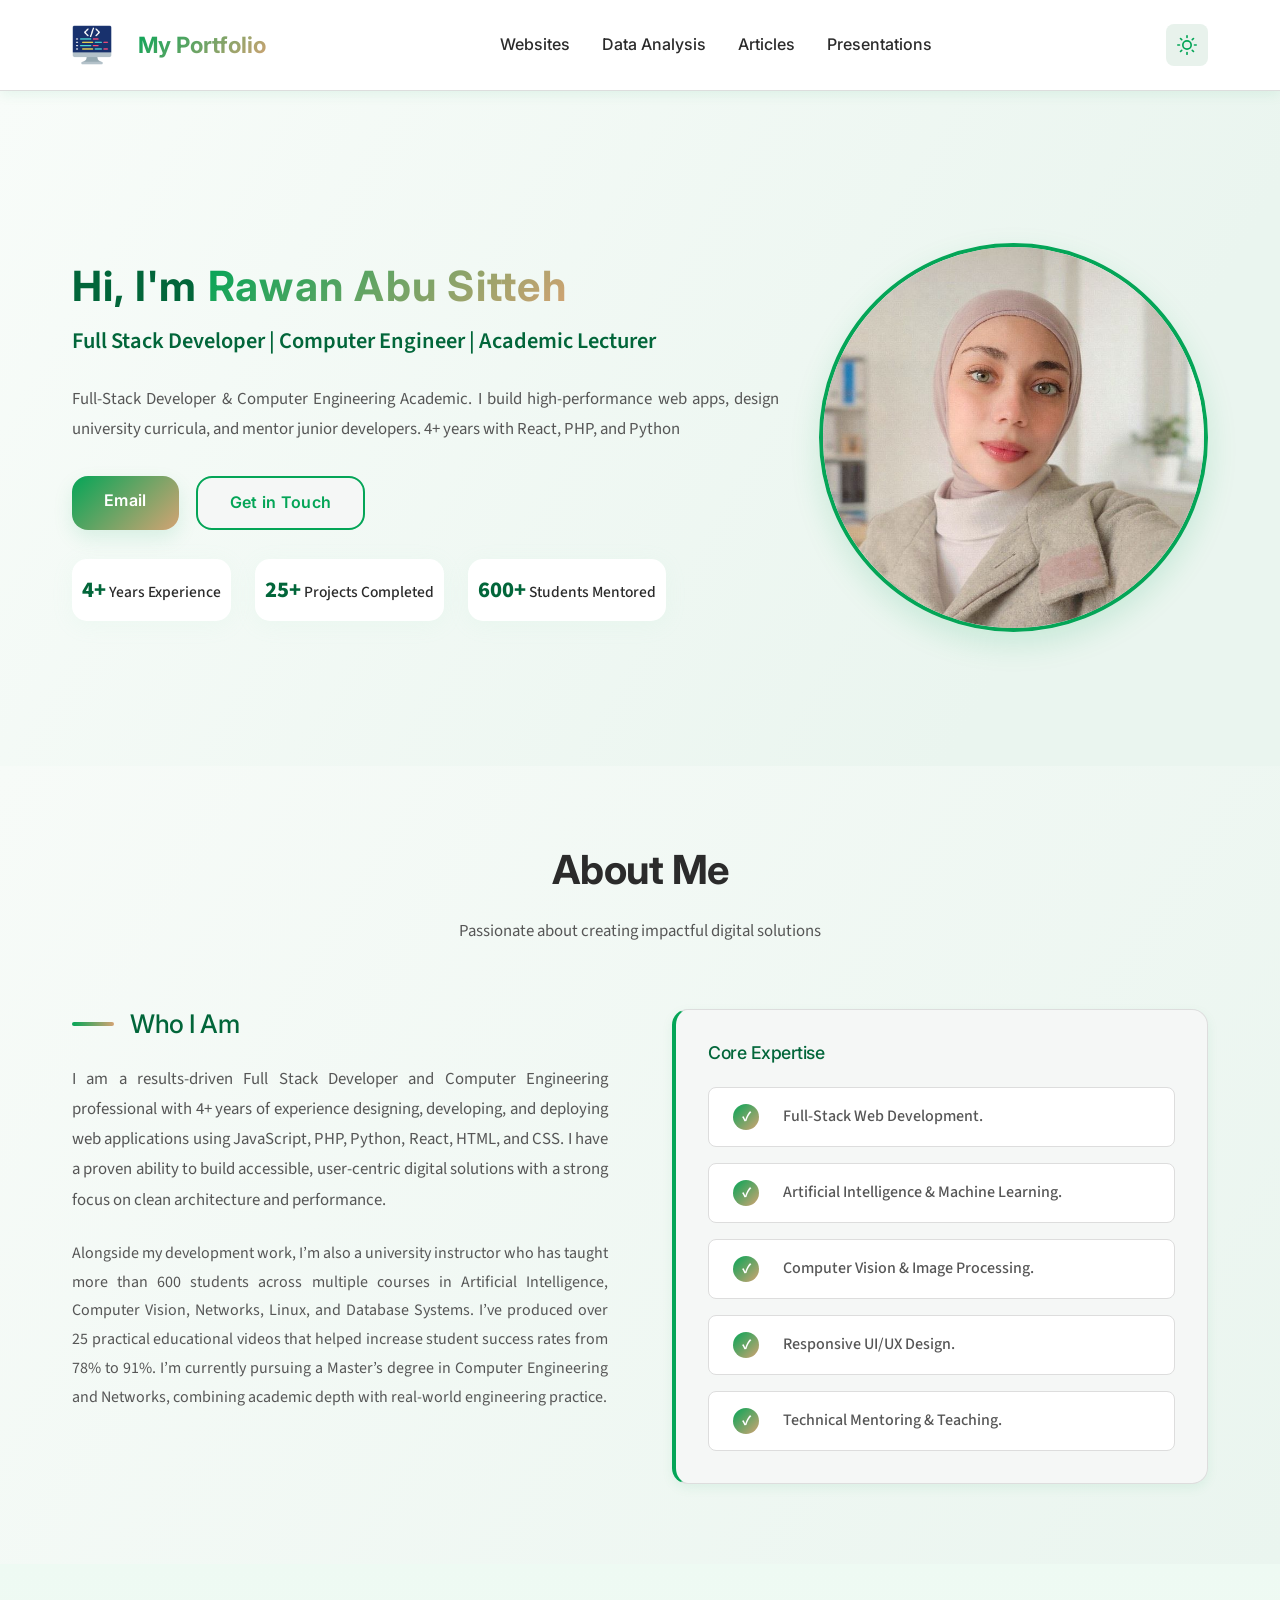
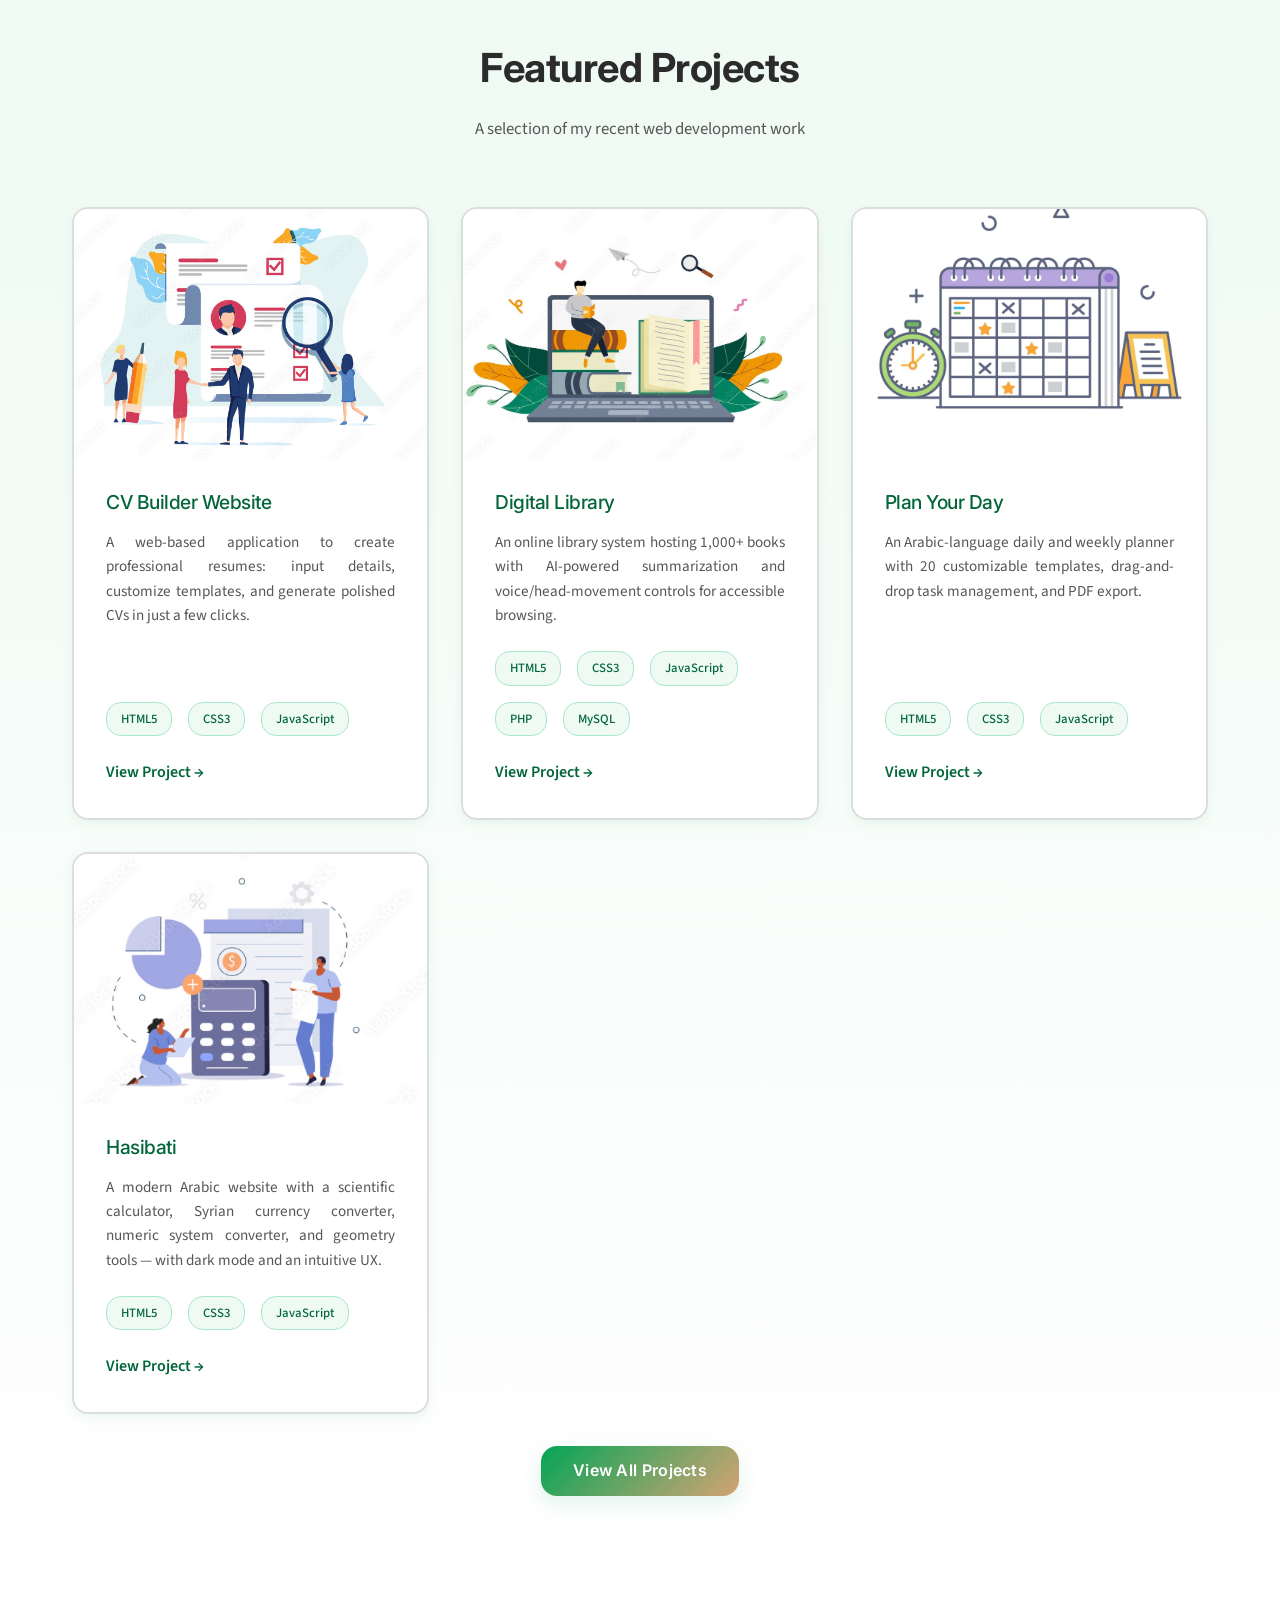
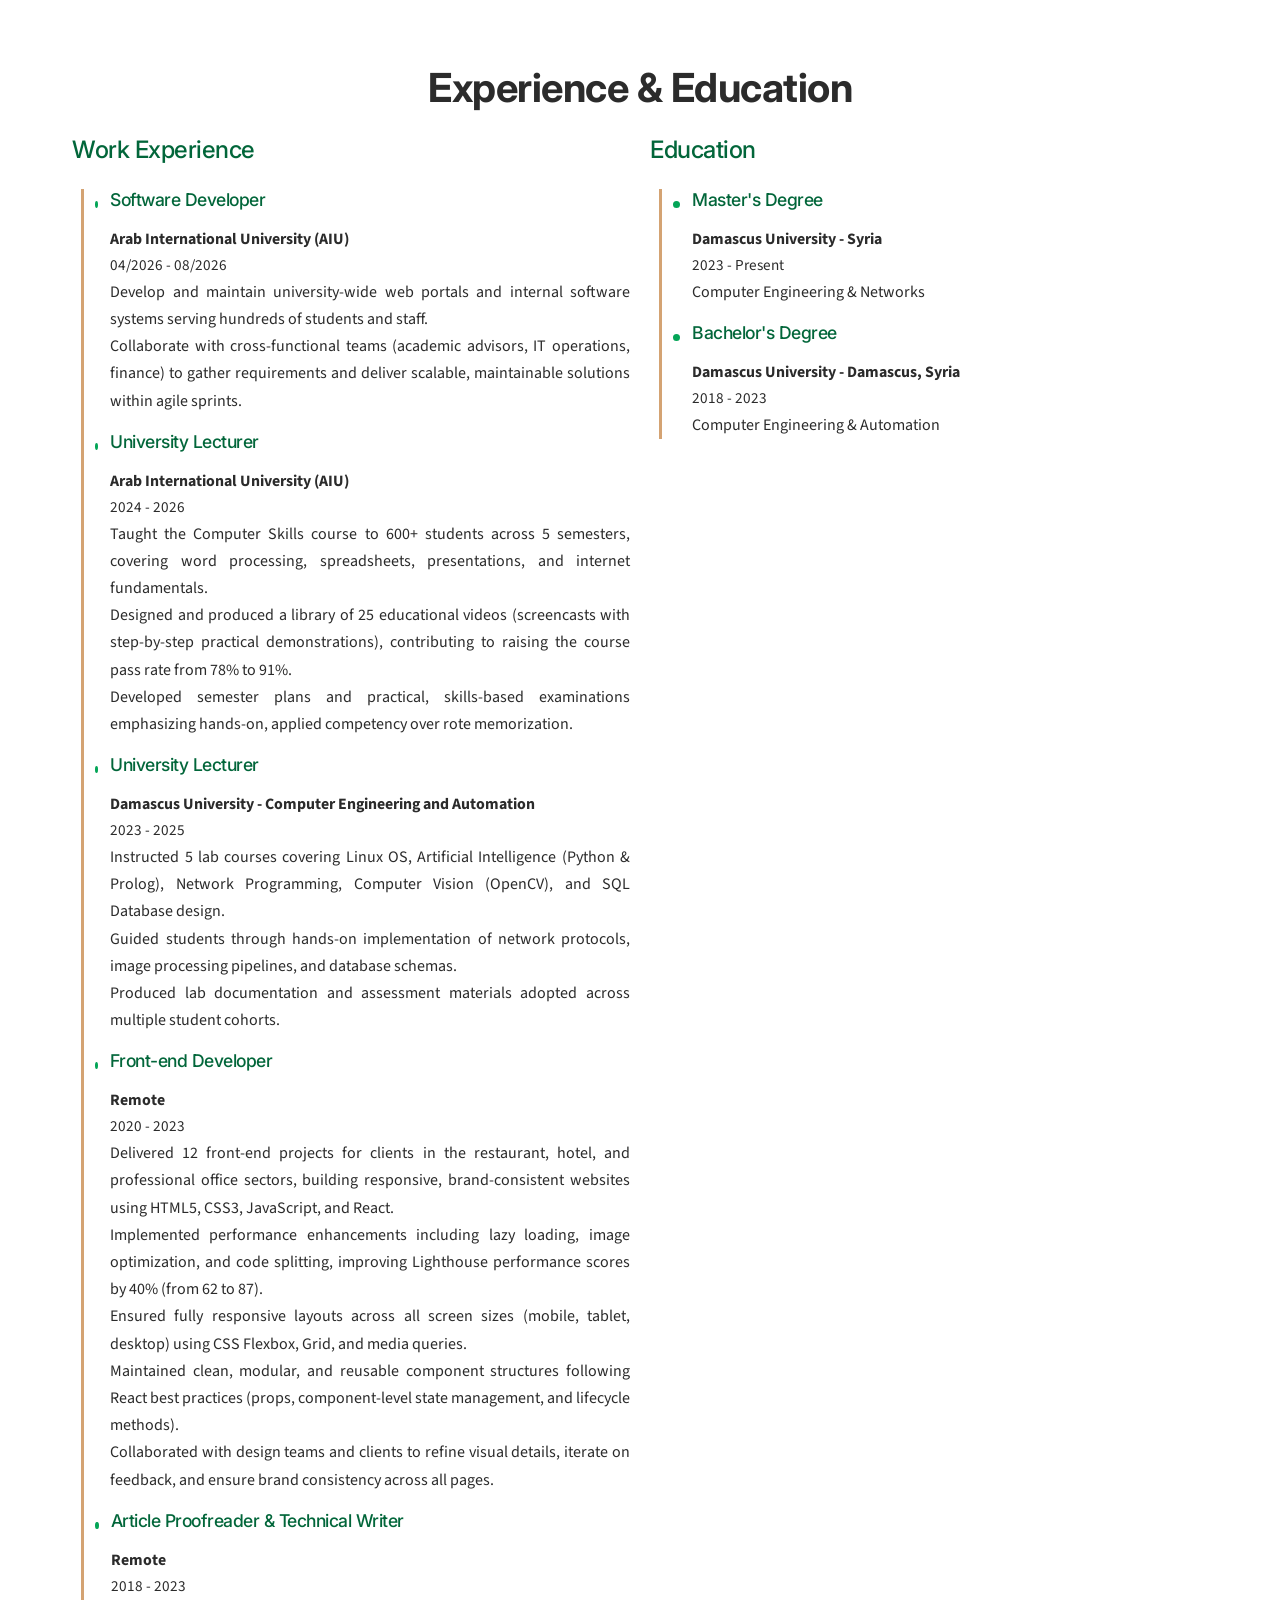
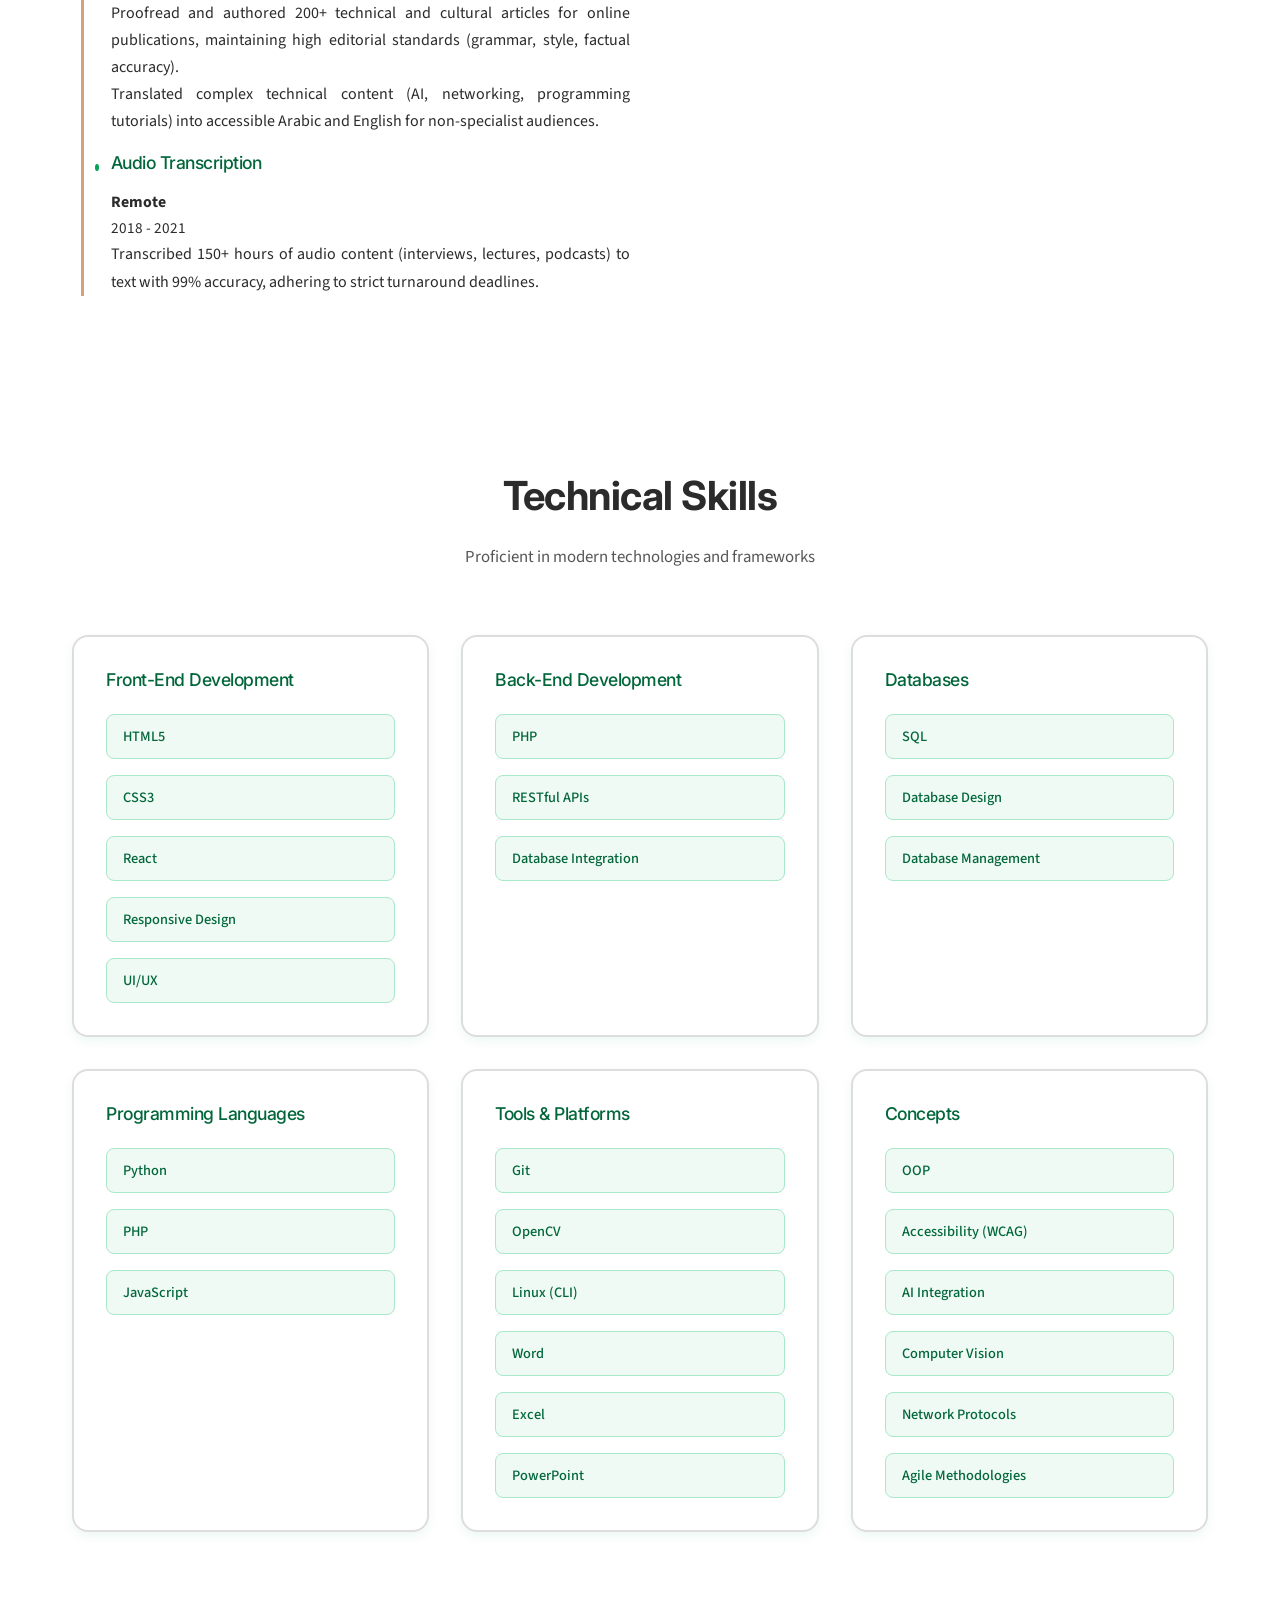
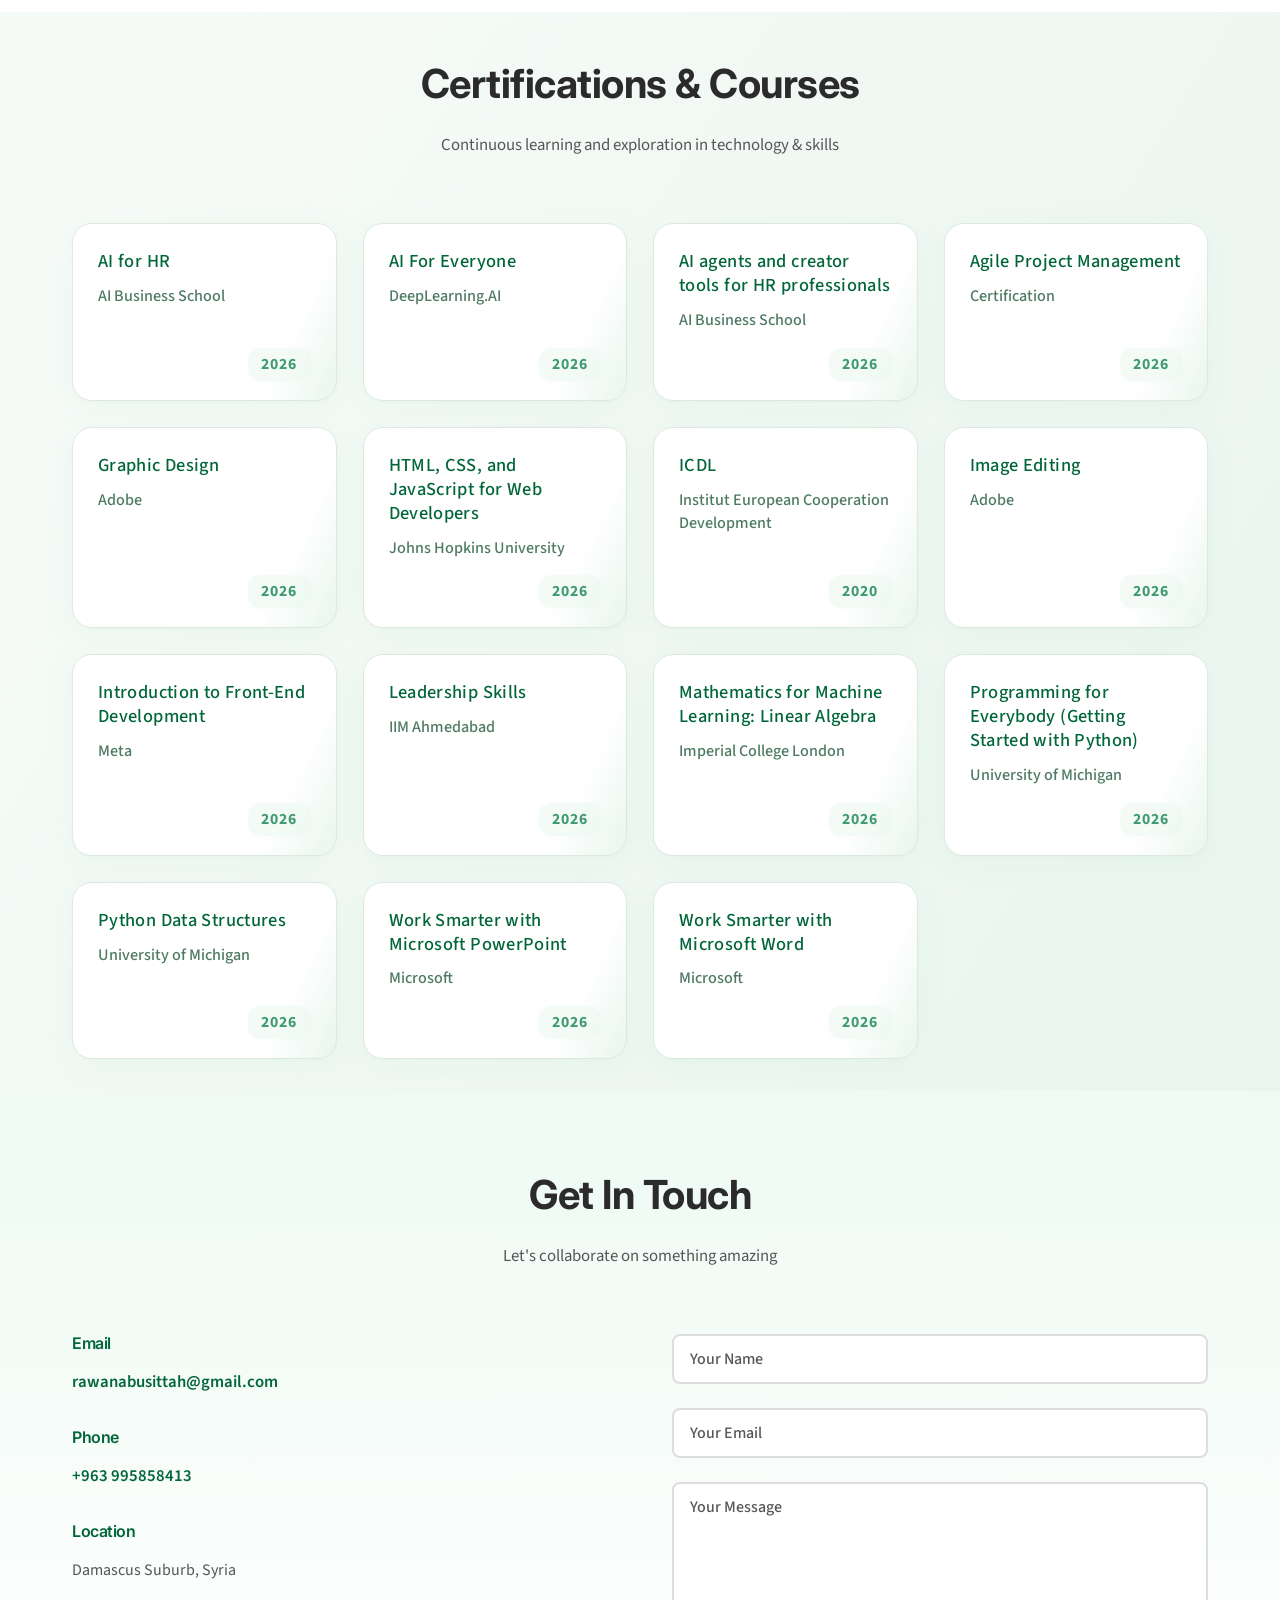
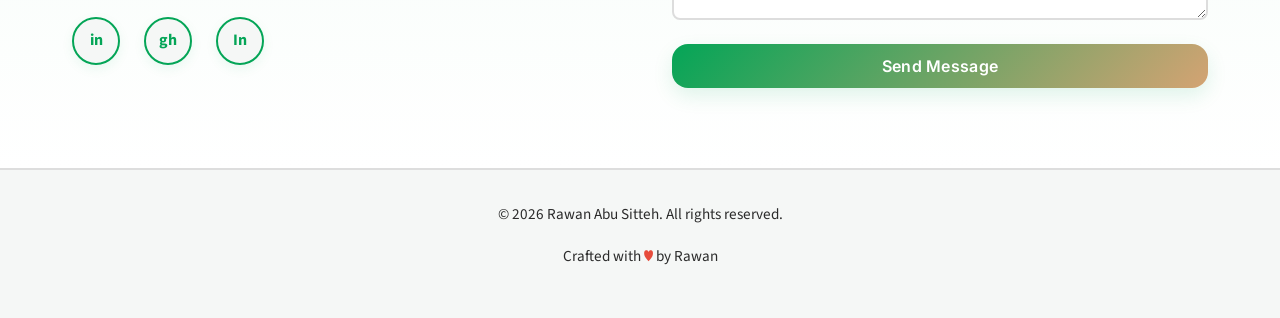
<file: index.html>
<!doctype html>
<html lang="en">
  <head>
    <meta charset="UTF-8" />
    <meta name="viewport" content="width=device-width, initial-scale=1.0" />
    <meta
      name="description"
      content="Computer Engineer | Full-Stack Developer | AI Specialist - Rawan Omar's Portfolio"
    />
    <meta
      name="keywords"
      content="Web Development, AI, Computer Vision, Portfolio"
    />
    <title>Rawan Omar - Computer Engineer & Full-Stack Developer</title>
    <link rel="stylesheet" href="css/styles.css?v=20260806" />
    <link rel="preconnect" href="https://fonts.googleapis.com" />
    <link rel="preconnect" href="https://fonts.gstatic.com" crossorigin />
    <link
      href="https://fonts.googleapis.com/css2?family=Inter:wght@400;500;600;700&family=Source+Sans+Pro:wght@400&display=swap"
      rel="stylesheet"
    />
  </head>
  <body>
    <div class="preloader" id="preloader">
      <div class="loader"></div>
    </div>
    <nav class="navbar" id="navbar">
      <div class="nav-container">
        <a href="index.html" class="logo">
          <img src="images/programming.png" alt="Logo Icon" class="logo-icon" />
          <span class="logo-text">My Portfolio</span>
        </a>

        <button class="menu-toggle" id="menuToggle" aria-label="Toggle menu">
          <span></span>
          <span></span>
          <span></span>
        </button>
        <ul class="nav-menu" id="navMenu">
          <li><a href="websites.html" class="nav-link">Websites</a></li>
          <li>
            <a href="data-analysis.html" class="nav-link">Data Analysis</a>
          </li>
          <li><a href="articles.html" class="nav-link">Articles</a></li>
          <li>
            <a href="presentations.html" class="nav-link">Presentations</a>
          </li>
        </ul>

        <div class="nav-actions">
          <button
            class="theme-toggle"
            id="themeToggle"
            aria-label="Toggle theme"
          >
            <svg
              class="moon-icon"
              viewBox="0 0 24 24"
              width="20"
              height="20"
              xmlns="http://www.w3.org/2000/svg"
              fill="none"
              stroke="currentColor"
              stroke-width="2"
              stroke-linecap="round"
              stroke-linejoin="round"
            >
              <path d="M21 12.79A9 9 0 1 1 11.21 3 7 7 0 0 0 21 12.79Z"></path>
            </svg>
            <svg
              class="sun-icon"
              viewBox="0 0 24 24"
              width="20"
              height="20"
              xmlns="http://www.w3.org/2000/svg"
              fill="none"
              stroke="currentColor"
              stroke-width="2"
              stroke-linecap="round"
              stroke-linejoin="round"
            >
              <circle cx="12" cy="12" r="5"></circle>
              <line x1="12" y1="1" x2="12" y2="3"></line>
              <line x1="12" y1="21" x2="12" y2="23"></line>
              <line x1="4.22" y1="4.22" x2="5.64" y2="5.64"></line>
              <line x1="18.36" y1="18.36" x2="19.78" y2="19.78"></line>
              <line x1="1" y1="12" x2="3" y2="12"></line>
              <line x1="21" y1="12" x2="23" y2="12"></line>
              <line x1="4.22" y1="19.78" x2="5.64" y2="18.36"></line>
              <line x1="18.36" y1="5.64" x2="19.78" y2="4.22"></line>
            </svg>
          </button>
        </div>
      </div>
    </nav>

    <!-- ============================================
         HERO SECTION
         ============================================ -->
    <section id="home" class="hero">
      <div class="container">
        <div class="hero-grid">
          <div class="hero-content">
            <h1 class="hero-title" data-aos="fade-up">
              Hi, I'm <span class="gradient-text">Rawan Abu Sitteh</span>
            </h1>
            <p class="hero-subtitle" data-aos="fade-up" data-aos-delay="100">
              Full Stack Developer | Computer Engineer | Academic Lecturer
            </p>
            <p class="hero-description" data-aos="fade-up" data-aos-delay="200">
              Full-Stack Developer & Computer Engineering Academic. I build
              high-performance web apps, design university curricula, and mentor
              junior developers. 4+ years with React, PHP, and Python
            </p>
            <div class="hero-buttons" data-aos="fade-up" data-aos-delay="300">
              <a href="mailto:rawanabusittah@gmail.com" class="btn btn-primary"
                >Email</a
              >
              <a href="#contact" class="btn btn-secondary">Get in Touch</a>
            </div>
            <div class="hero-stats">
              <div class="stat" data-aos="fade-up" data-aos-delay="400">
                <span class="stat-number">4+</span>
                <span class="stat-label">Years Experience</span>
              </div>
              <div class="stat" data-aos="fade-up" data-aos-delay="500">
                <span class="stat-number">25+</span>
                <span class="stat-label">Projects Completed</span>
              </div>
              <div class="stat" data-aos="fade-up" data-aos-delay="600">
                <span class="stat-number">600+</span>
                <span class="stat-label">Students Mentored</span>
              </div>
            </div>
          </div>

          <div class="hero-image" data-aos="fade-left" data-aos-delay="300">
            <div class="image-wrapper">
              <img
                src="images/my.jpg"
                alt="Rawan Omar Abu Sitteh"
                class="profile-img"
              />
            </div>
          </div>
        </div>
      </div>
    </section>

    <!-- ============================================
         ABOUT SECTION
         ============================================ -->
    <section id="about" class="about">
      <div class="container">
        <h2 class="section-title" data-aos="fade-up">About Me</h2>
        <p class="section-subtitle" data-aos="fade-up" data-aos-delay="100">
          Passionate about creating impactful digital solutions
        </p>

        <div class="about-grid">
          <div class="about-content" data-aos="fade-right">
            <h3>Who I Am</h3>
            <p class="about-intro">
              I am a results-driven Full Stack Developer and Computer
              Engineering professional with 4+ years of experience designing,
              developing, and deploying web applications using JavaScript, PHP,
              Python, React, HTML, and CSS. I have a proven ability to build
              accessible, user-centric digital solutions with a strong focus on
              clean architecture and performance.
            </p>
            <p>
              Alongside my development work, I’m also a university instructor
              who has taught more than 600 students across multiple courses in
              Artificial Intelligence, Computer Vision, Networks, Linux, and
              Database Systems. I’ve produced over 25 practical educational
              videos that helped increase student success rates from 78% to 91%.
              I’m currently pursuing a Master’s degree in Computer Engineering
              and Networks, combining academic depth with real-world engineering
              practice.
            </p>
          </div>

          <div class="about-expertise" data-aos="fade-left">
            <div class="expertise">
              <h4>Core Expertise</h4>
              <ul class="expertise-list">
                <li>
                  <span class="check-icon">✓</span>
                  <span>Full-Stack Web Development.</span>
                </li>
                <li>
                  <span class="check-icon">✓</span>
                  <span>Artificial Intelligence & Machine Learning.</span>
                </li>
                <li>
                  <span class="check-icon">✓</span>
                  <span>Computer Vision & Image Processing.</span>
                </li>
                <li>
                  <span class="check-icon">✓</span>
                  <span>Responsive UI/UX Design.</span>
                </li>

                <li>
                  <span class="check-icon">✓</span>
                  <span>Technical Mentoring & Teaching.</span>
                </li>
              </ul>
            </div>
          </div>
        </div>
      </div>
    </section>

    <!-- ============================================
         FEATURED PROJECTS SECTION
         ============================================ -->
    <section id="projects" class="portfolio">
      <div class="container">
        <h2 class="section-title" data-aos="fade-up">Featured Projects</h2>
        <p class="section-subtitle" data-aos="fade-up" data-aos-delay="100">
          A selection of my recent web development work
        </p>

        <div class="portfolio-grid">
          <!-- Project 1: CV Builder -->
          <article class="project-card" data-aos="fade-up" data-aos-delay="100">
            <div class="project-image">
              <img src="images/3.PNG" alt="CV Builder Website" loading="lazy" />
              <div class="project-overlay">
                <p>Responsive website design</p>
              </div>
            </div>
            <div class="project-content">
              <h3>CV Builder Website</h3>
              <p class="project-description">
                A web-based application to create professional resumes: input
                details, customize templates, and generate polished CVs in just
                a few clicks.
              </p>
              <div class="project-tags">
                <span class="tag">HTML5</span>
                <span class="tag">CSS3</span>
                <span class="tag">JavaScript</span>
              </div>
              <a
                href="https://rawanabusittah.github.io/Update_CV/"
                class="project-link"
                >View Project →</a
              >
            </div>
          </article>

          <!-- Project 2: Digital Library -->
          <article class="project-card" data-aos="fade-up" data-aos-delay="200">
            <div class="project-image">
              <img src="images/2.jpg" alt="Digital Library" loading="lazy" />
              <div class="project-overlay">
                <p>AI-powered accessibility</p>
              </div>
            </div>
            <div class="project-content">
              <h3>Digital Library</h3>
              <p class="project-description">
                An online library system hosting 1,000+ books with AI-powered
                summarization and voice/head-movement controls for accessible
                browsing.
              </p>
              <div class="project-tags">
                <span class="tag">HTML5</span>
                <span class="tag">CSS3</span>
                <span class="tag">JavaScript</span>
                <span class="tag">PHP</span>
                <span class="tag">MySQL</span>
              </div>
              <a
                href="https://github.com/rawanabusittah/library"
                class="project-link"
                >View Project →</a
              >
            </div>
          </article>

          <!-- Project 3: Plan Your Day -->
          <article class="project-card" data-aos="fade-up" data-aos-delay="100">
            <div class="project-image">
              <img src="images/4.jpg" alt="Plan Your Day" loading="lazy" />
              <div class="project-overlay">
                <p>Responsive website design</p>
              </div>
            </div>
            <div class="project-content">
              <h3>Plan Your Day</h3>
              <p class="project-description">
                An Arabic-language daily and weekly planner with 20 customizable
                templates, drag-and-drop task management, and PDF export.
              </p>
              <div class="project-tags">
                <span class="tag">HTML5</span>
                <span class="tag">CSS3</span>
                <span class="tag">JavaScript</span>
              </div>
              <a
                href="https://rawanabusittah.github.io/Plan_Your_Day/"
                class="project-link"
                >View Project →</a
              >
            </div>
          </article>

          <!-- Project 4: Hasibati -->
          <article class="project-card" data-aos="fade-up" data-aos-delay="300">
            <div class="project-image">
              <img src="images/5.PNG" alt="Hasibati" loading="lazy" />
              <div class="project-overlay">
                <p>Responsive website design</p>
              </div>
            </div>
            <div class="project-content">
              <h3>Hasibati</h3>
              <p class="project-description">
                A modern Arabic website with a scientific calculator, Syrian
                currency converter, numeric system converter, and geometry tools
                — with dark mode and an intuitive UX.
              </p>
              <div class="project-tags">
                <span class="tag">HTML5</span>
                <span class="tag">CSS3</span>
                <span class="tag">JavaScript</span>
              </div>
              <a
                href="https://rawanabusittah.github.io/Hasibati/"
                class="project-link"
                >View Project →</a
              >
            </div>
          </article>
        </div>

        <div class="portfolio-more" data-aos="fade-up" data-aos-delay="200">
          <a href="websites.html" class="btn btn-primary">View All Projects</a>
        </div>
      </div>
    </section>

    <!-- ============================================
         EXPERIENCE & EDUCATION SECTION
         ============================================ -->
    <section id="experience" class="experience">
      <div class="container">
        <h2 class="section-title" data-aos="fade-up">Experience & Education</h2>

        <div class="experience-grid">
          <div class="experience-column">
            <h3>Work Experience</h3>
            <div class="timeline">
              <div class="timeline-item" data-aos="fade-right">
                <div class="timeline-marker"></div>
                <div class="timeline-content">
                  <h4>Software Developer</h4>
                  <p class="role">Arab International University (AIU)</p>
                  <p class="date">04/2026 - 08/2026</p>
                  <p>
                    Develop and maintain university-wide web portals and
                    internal software systems serving hundreds of students and
                    staff.
                  </p>
                  <p>
                    Collaborate with cross-functional teams (academic advisors,
                    IT operations, finance) to gather requirements and deliver
                    scalable, maintainable solutions within agile sprints.
                  </p>
                </div>
              </div>

              <div
                class="timeline-item"
                data-aos="fade-right"
                data-aos-delay="100"
              >
                <div class="timeline-marker"></div>
                <div class="timeline-content">
                  <h4>University Lecturer</h4>
                  <p class="role">Arab International University (AIU)</p>
                  <p class="date">2024 - 2026</p>
                  <p>
                    Taught the Computer Skills course to 600+ students across 5
                    semesters, covering word processing, spreadsheets,
                    presentations, and internet fundamentals.
                  </p>
                  <p>
                    Designed and produced a library of 25 educational videos
                    (screencasts with step-by-step practical demonstrations),
                    contributing to raising the course pass rate from 78% to
                    91%.
                  </p>
                  <p>
                    Developed semester plans and practical, skills-based
                    examinations emphasizing hands-on, applied competency over
                    rote memorization.
                  </p>
                </div>
              </div>

              <div
                class="timeline-item"
                data-aos="fade-right"
                data-aos-delay="200"
              >
                <div class="timeline-marker"></div>
                <div class="timeline-content">
                  <h4>University Lecturer</h4>
                  <p class="role">
                    Damascus University - Computer Engineering and Automation
                  </p>
                  <p class="date">2023 - 2025</p>
                  <p>
                    Instructed 5 lab courses covering Linux OS, Artificial
                    Intelligence (Python & Prolog), Network Programming,
                    Computer Vision (OpenCV), and SQL Database design.
                  </p>
                  <p>
                    Guided students through hands-on implementation of network
                    protocols, image processing pipelines, and database schemas.
                  </p>
                  <p>
                    Produced lab documentation and assessment materials adopted
                    across multiple student cohorts.
                  </p>
                </div>
              </div>

              <div
                class="timeline-item"
                data-aos="fade-right"
                data-aos-delay="300"
              >
                <div class="timeline-marker"></div>
                <div class="timeline-content">
                  <h4>Front-end Developer</h4>
                  <p class="role">Remote</p>
                  <p class="date">2020 - 2023</p>
                  <p>
                    Delivered 12 front-end projects for clients in the
                    restaurant, hotel, and professional office sectors, building
                    responsive, brand-consistent websites using HTML5, CSS3,
                    JavaScript, and React.
                  </p>
                  <p>
                    Implemented performance enhancements including lazy loading,
                    image optimization, and code splitting, improving Lighthouse
                    performance scores by 40% (from 62 to 87).
                  </p>
                  <p>
                    Ensured fully responsive layouts across all screen sizes
                    (mobile, tablet, desktop) using CSS Flexbox, Grid, and media
                    queries.
                  </p>
                  <p>
                    Maintained clean, modular, and reusable component structures
                    following React best practices (props, component-level state
                    management, and lifecycle methods).
                  </p>
                  <p>
                    Collaborated with design teams and clients to refine visual
                    details, iterate on feedback, and ensure brand consistency
                    across all pages.
                  </p>
                </div>
              </div>

              <div
                class="timeline-item"
                data-aos="fade-right"
                data-aos-delay="400"
              >
                <div class="timeline-marker"></div>
                <div class="timeline-content">
                  <h4>Article Proofreader & Technical Writer</h4>
                  <p class="role">Remote</p>
                  <p class="date">2018 - 2023</p>
                  <p>
                    Proofread and authored 200+ technical and cultural articles
                    for online publications, maintaining high editorial
                    standards (grammar, style, factual accuracy).
                  </p>
                  <p>
                    Translated complex technical content (AI, networking,
                    programming tutorials) into accessible Arabic and English
                    for non-specialist audiences.
                  </p>
                </div>
              </div>

              <div
                class="timeline-item"
                data-aos="fade-right"
                data-aos-delay="500"
              >
                <div class="timeline-marker"></div>
                <div class="timeline-content">
                  <h4>Audio Transcription</h4>
                  <p class="role">Remote</p>
                  <p class="date">2018 - 2021</p>
                  <p>
                    Transcribed 150+ hours of audio content (interviews,
                    lectures, podcasts) to text with 99% accuracy, adhering to
                    strict turnaround deadlines.
                  </p>
                </div>
              </div>
            </div>
          </div>

          <div class="experience-column">
            <h3>Education</h3>
            <div class="timeline">
              <div class="timeline-item" data-aos="fade-left">
                <div class="timeline-marker"></div>
                <div class="timeline-content">
                  <h4>Master's Degree</h4>
                  <p class="role">Damascus University - Syria</p>
                  <p class="date">2023 - Present</p>
                  <p>Computer Engineering & Networks</p>
                </div>
              </div>

              <div
                class="timeline-item"
                data-aos="fade-left"
                data-aos-delay="100"
              >
                <div class="timeline-marker"></div>
                <div class="timeline-content">
                  <h4>Bachelor's Degree</h4>
                  <p class="role">Damascus University - Damascus, Syria</p>
                  <p class="date">2018 - 2023</p>
                  <p>Computer Engineering & Automation</p>
                </div>
              </div>
            </div>
          </div>
        </div>
      </div>
    </section>

    <!-- ============================================
         SKILLS SECTION
         ============================================ -->
    <section id="skills" class="skills">
      <div class="container">
        <h2 class="section-title" data-aos="fade-up">Technical Skills</h2>
        <p class="section-subtitle" data-aos="fade-up" data-aos-delay="100">
          Proficient in modern technologies and frameworks
        </p>

        <div class="skills-grid">
          <div class="skill-group" data-aos="fade-up" data-aos-delay="100">
            <h3>Front-End Development</h3>
            <div class="skill-items">
              <span class="skill-badge">HTML5</span>
              <span class="skill-badge">CSS3</span>
              <span class="skill-badge">React</span>
              <span class="skill-badge">Responsive Design</span>
              <span class="skill-badge">UI/UX</span>
            </div>
          </div>

          <div class="skill-group" data-aos="fade-up" data-aos-delay="150">
            <h3>Back-End Development</h3>
            <div class="skill-items">
              <span class="skill-badge">PHP</span>
              <span class="skill-badge">RESTful APIs</span>
              <span class="skill-badge">Database Integration</span>
            </div>
          </div>

          <div class="skill-group" data-aos="fade-up" data-aos-delay="200">
            <h3>Databases</h3>
            <div class="skill-items">
              <span class="skill-badge">SQL</span>
              <span class="skill-badge">Database Design</span>
              <span class="skill-badge">Database Management</span>
            </div>
          </div>

          <div class="skill-group" data-aos="fade-up" data-aos-delay="250">
            <h3>Programming Languages</h3>
            <div class="skill-items">
              <span class="skill-badge">Python</span>
              <span class="skill-badge">PHP</span>
              <span class="skill-badge">JavaScript</span>
            </div>
          </div>
          <div class="skill-group" data-aos="fade-up" data-aos-delay="150">
            <h3>Tools & Platforms</h3>
            <div class="skill-items">
              <span class="skill-badge">Git</span>
              <span class="skill-badge">OpenCV</span>
              <span class="skill-badge">Linux (CLI)</span>
              <span class="skill-badge">Word</span>
              <span class="skill-badge">Excel</span>
              <span class="skill-badge">PowerPoint</span>
            </div>
          </div>

          <div class="skill-group" data-aos="fade-up" data-aos-delay="200">
            <h3>Concepts</h3>
            <div class="skill-items">
              <span class="skill-badge">OOP</span>
              <span class="skill-badge">Accessibility (WCAG)</span>
              <span class="skill-badge">AI Integration</span>
              <span class="skill-badge">Computer Vision</span>
              <span class="skill-badge">Network Protocols</span>
              <span class="skill-badge">Agile Methodologies</span>
            </div>
          </div>
        </div>
      </div>
    </section>

    <!-- ============================================
     CERTIFICATIONS SECTION
     ============================================ -->
    <section id="certifications" class="certifications">
      <div class="container">
        <h2 class="section-title" data-aos="fade-up">
          Certifications & Courses
        </h2>
        <p class="section-subtitle" data-aos="fade-up" data-aos-delay="70">
          Continuous learning and exploration in technology & skills
        </p>
        <div class="certifications-grid">
          <!-- Certification Card 1 -->
          <div class="cert-card" data-aos="fade-up" data-aos-delay="100">
            <div class="cert-title">
              <a
                href="certificates/AI%20for%20HR.pdf"
                target="_blank"
                rel="noopener"
                >AI for HR</a
              >
            </div>
            <div class="cert-issuer">AI Business School</div>
            <div class="cert-date">2026</div>
          </div>
          <!-- Certification Card 2 -->
          <div class="cert-card" data-aos="fade-up" data-aos-delay="120">
            <div class="cert-title">
              <a
                href="certificates/AI%20For%20Everyone.pdf"
                target="_blank"
                rel="noopener"
                >AI For Everyone</a
              >
            </div>
            <div class="cert-issuer">DeepLearning.AI</div>
            <div class="cert-date">2026</div>
          </div>
          <!-- Certification Card 3 -->
          <div class="cert-card" data-aos="fade-up" data-aos-delay="140">
            <div class="cert-title">
              <a
                href="certificates/AI%20agents%20and%20creator%20tools%20for%20HR%20professionals.pdf"
                target="_blank"
                rel="noopener"
                >AI agents and creator tools for HR professionals</a
              >
            </div>
            <div class="cert-issuer">AI Business School</div>
            <div class="cert-date">2026</div>
          </div>
          <!-- Certification Card 4 -->
          <div class="cert-card" data-aos="fade-up" data-aos-delay="160">
            <div class="cert-title">
              <a
                href="certificates/Agile%20Project%20Management.pdf"
                target="_blank"
                rel="noopener"
                >Agile Project Management</a
              >
            </div>
            <div class="cert-issuer">Certification</div>
            <div class="cert-date">2026</div>
          </div>
          <!-- Certification Card 5 -->
          <div class="cert-card" data-aos="fade-up" data-aos-delay="180">
            <div class="cert-title">
              <a
                href="certificates/Graphic%20Design.pdf"
                target="_blank"
                rel="noopener"
                >Graphic Design</a
              >
            </div>
            <div class="cert-issuer">Adobe</div>
            <div class="cert-date">2026</div>
          </div>
          <!-- Certification Card 6 -->
          <div class="cert-card" data-aos="fade-up" data-aos-delay="200">
            <div class="cert-title">
              <a
                href="certificates/HTML,%20CSS%20and%20Javascript%20for%20Web%20Developers.pdf"
                target="_blank"
                rel="noopener"
                >HTML, CSS, and JavaScript for Web Developers</a
              >
            </div>
            <div class="cert-issuer">Johns Hopkins University</div>
            <div class="cert-date">2026</div>
          </div>
          <!-- Certification Card 7 -->
          <div class="cert-card" data-aos="fade-up" data-aos-delay="220">
            <div class="cert-title">
              <a href="certificates/ICDL.pdf" target="_blank" rel="noopener"
                >ICDL</a
              >
            </div>
            <div class="cert-issuer">
              Institut European Cooperation Development
            </div>
            <div class="cert-date">2020</div>
          </div>
          <!-- Certification Card 8 -->
          <div class="cert-card" data-aos="fade-up" data-aos-delay="240">
            <div class="cert-title">
              <a
                href="certificates/Image%20Editing.pdf"
                target="_blank"
                rel="noopener"
                >Image Editing</a
              >
            </div>
            <div class="cert-issuer">Adobe</div>
            <div class="cert-date">2026</div>
          </div>
          <!-- Certification Card 9 -->
          <div class="cert-card" data-aos="fade-up" data-aos-delay="260">
            <div class="cert-title">
              <a
                href="certificates/Introduction%20to%20Front_End%20Development.pdf"
                target="_blank"
                rel="noopener"
                >Introduction to Front-End Development</a
              >
            </div>
            <div class="cert-issuer">Meta</div>
            <div class="cert-date">2026</div>
          </div>
          <!-- Certification Card 10 -->
          <div class="cert-card" data-aos="fade-up" data-aos-delay="280">
            <div class="cert-title">
              <a
                href="certificates/Leadership%20Skills.pdf"
                target="_blank"
                rel="noopener"
                >Leadership Skills</a
              >
            </div>
            <div class="cert-issuer">IIM Ahmedabad</div>
            <div class="cert-date">2026</div>
          </div>
          <!-- Certification Card 11 -->
          <div class="cert-card" data-aos="fade-up" data-aos-delay="300">
            <div class="cert-title">
              <a
                href="certificates/Mathematics%20for%20Machine%20Learning.pdf"
                target="_blank"
                rel="noopener"
                >Mathematics for Machine Learning: Linear Algebra</a
              >
            </div>
            <div class="cert-issuer">Imperial College London</div>
            <div class="cert-date">2026</div>
          </div>
          <!-- Certification Card 12 -->
          <div class="cert-card" data-aos="fade-up" data-aos-delay="320">
            <div class="cert-title">
              <a
                href="certificates/Programming%20for%20Everybody_%20Getting%20Started%20with%20Python.pdf"
                target="_blank"
                rel="noopener"
                >Programming for Everybody (Getting Started with Python)</a
              >
            </div>
            <div class="cert-issuer">University of Michigan</div>
            <div class="cert-date">2026</div>
          </div>
          <!-- Certification Card 13 -->
          <div class="cert-card" data-aos="fade-up" data-aos-delay="340">
            <div class="cert-title">
              <a
                href="certificates/Python%20Data%20Structures.pdf"
                target="_blank"
                rel="noopener"
                >Python Data Structures</a
              >
            </div>
            <div class="cert-issuer">University of Michigan</div>
            <div class="cert-date">2026</div>
          </div>
          <!-- Certification Card 14 -->
          <div class="cert-card" data-aos="fade-up" data-aos-delay="360">
            <div class="cert-title">
              <a
                href="certificates/Work%20Smarter%20with%20Microsoft%20PowerPoint.pdf"
                target="_blank"
                rel="noopener"
                >Work Smarter with Microsoft PowerPoint</a
              >
            </div>
            <div class="cert-issuer">Microsoft</div>
            <div class="cert-date">2026</div>
          </div>
          <!-- Certification Card 15 -->
          <div class="cert-card" data-aos="fade-up" data-aos-delay="380">
            <div class="cert-title">
              <a
                href="certificates/Work%20Smarter%20with%20Microsoft%20Word.pdf"
                target="_blank"
                rel="noopener"
                >Work Smarter with Microsoft Word</a
              >
            </div>
            <div class="cert-issuer">Microsoft</div>
            <div class="cert-date">2026</div>
          </div>
        </div>
      </div>
    </section>

    <!-- ============================================
         CONTACT SECTION
         ============================================ -->
    <section id="contact" class="contact">
      <div class="container">
        <h2 class="section-title" data-aos="fade-up">Get In Touch</h2>
        <p class="section-subtitle" data-aos="fade-up" data-aos-delay="100">
          Let's collaborate on something amazing
        </p>

        <div class="contact-grid">
          <div class="contact-info" data-aos="fade-right">
            <div class="contact-item">
              <h3>Email</h3>
              <a href="mailto:rawanabusittah@gmail.com"
                >rawanabusittah@gmail.com</a
              >
            </div>

            <div class="contact-item">
              <h3>Phone</h3>
              <a href="tel:+963995858413">+963 995858413</a>
            </div>

            <div class="contact-item">
              <h3>Location</h3>
              <p>Damascus Suburb, Syria</p>
            </div>

            <div class="social-links">
              <a
                href="https://www.linkedin.com/in/rawan-abu-sittah"
                class="social-link"
                title="LinkedIn"
                >in</a
              >
              <a
                href="https://github.com/rawanabusittah"
                class="social-link"
                title="GitHub"
                >gh</a
              >
              <a
                href="https://www.instagram.com/rawanomar46?igsh=MWZoc2hrYWtjNnV1Zw=="
                class="social-link"
                title="Instagram"
                >In</a
              >
            </div>
          </div>

          <form class="contact-form" id="contactForm" data-aos="fade-left">
            <div class="form-group">
              <input
                type="text"
                id="name"
                placeholder="Your Name"
                required
                aria-label="Your Name"
              />
            </div>

            <div class="form-group">
              <input
                type="email"
                id="email"
                placeholder="Your Email"
                required
                aria-label="Your Email"
              />
            </div>

            <div class="form-group">
              <textarea
                id="message"
                placeholder="Your Message"
                rows="5"
                required
                aria-label="Your Message"
              ></textarea>
            </div>

            <button type="submit" class="btn btn-primary">Send Message</button>
          </form>
        </div>
      </div>
    </section>

    <!-- ============================================
         FOOTER
         ============================================ -->
    <footer class="footer">
      <div class="container">
        <div class="footer-content">
          <p>&copy; 2026 Rawan Abu Sitteh. All rights reserved.</p>
          <p>Crafted with <span class="heart">♥</span> by Rawan</p>
        </div>
      </div>
    </footer>
    <script src="js/script.js?v=20260806"></script>
  </body>
</html>
</file>
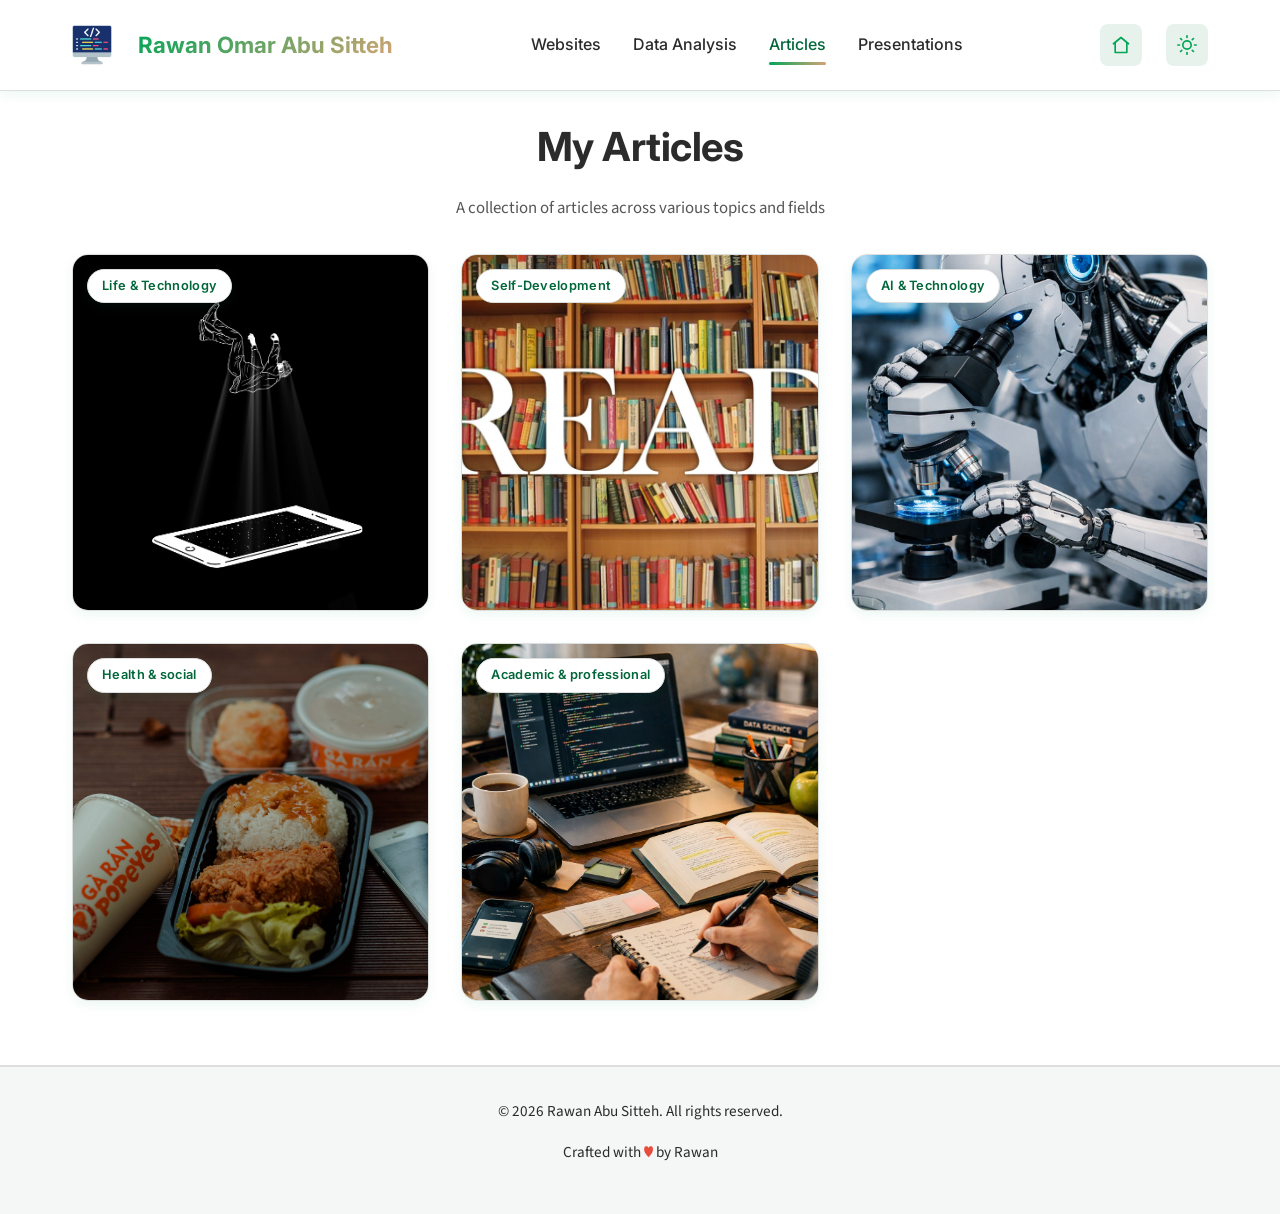
<file: articles.html>
<!doctype html>
<html lang="en">
  <head>
    <meta charset="UTF-8" />
    <meta name="viewport" content="width=device-width, initial-scale=1.0" />
    <meta
      name="description"
      content="Articles & Technical Writing - Rawan Omar's Portfolio"
    />
    <title>مقالات | Rawan Omar - Portfolio</title>
    <link rel="stylesheet" href="css/styles.css?v=20260806" />
    <link rel="preconnect" href="https://fonts.googleapis.com" />
    <link rel="preconnect" href="https://fonts.gstatic.com" crossorigin />
    <link
      href="https://fonts.googleapis.com/css2?family=Inter:wght@400;500;600;700&family=Source+Sans+Pro:wght@400&display=swap"
      rel="stylesheet"
    />
  </head>
  <body>
    <div class="preloader" id="preloader">
      <div class="loader"></div>
    </div>
    <nav class="navbar" id="navbar">
      <div class="nav-container">
        <a href="index.html" class="logo">
          <img src="images/programming.png" alt="Logo Icon" class="logo-icon" />
          <span class="logo-text">Rawan Omar Abu Sitteh</span>
        </a>

        <button class="menu-toggle" id="menuToggle" aria-label="Toggle menu">
          <span></span>
          <span></span>
          <span></span>
        </button>
        <ul class="nav-menu" id="navMenu">
          <li><a href="websites.html" class="nav-link">Websites</a></li>
          <li>
            <a href="data-analysis.html" class="nav-link">Data Analysis</a>
          </li>
          <li><a href="articles.html" class="nav-link active">Articles</a></li>
          <li>
            <a href="presentations.html" class="nav-link">Presentations</a>
          </li>
        </ul>

        <div class="nav-actions">
          <a
            href="index.html"
            class="home-toggle"
            aria-label="Home"
            title="Home"
          >
            <svg
              viewBox="0 0 24 24"
              width="20"
              height="20"
              xmlns="http://www.w3.org/2000/svg"
              fill="none"
              stroke="currentColor"
              stroke-width="2"
              stroke-linecap="round"
              stroke-linejoin="round"
            >
              <path d="M3 10.5 12 3l9 7.5"></path>
              <path d="M5 9.5V21h14V9.5"></path>
            </svg>
          </a>
          <button
            class="theme-toggle"
            id="themeToggle"
            aria-label="Toggle theme"
          >
            <svg
              class="moon-icon"
              viewBox="0 0 24 24"
              width="20"
              height="20"
              xmlns="http://www.w3.org/2000/svg"
              fill="none"
              stroke="currentColor"
              stroke-width="2"
              stroke-linecap="round"
              stroke-linejoin="round"
            >
              <path d="M21 12.79A9 9 0 1 1 11.21 3 7 7 0 0 0 21 12.79Z"></path>
            </svg>
            <svg
              class="sun-icon"
              viewBox="0 0 24 24"
              width="20"
              height="20"
              xmlns="http://www.w3.org/2000/svg"
              fill="none"
              stroke="currentColor"
              stroke-width="2"
              stroke-linecap="round"
              stroke-linejoin="round"
            >
              <circle cx="12" cy="12" r="5"></circle>
              <line x1="12" y1="1" x2="12" y2="3"></line>
              <line x1="12" y1="21" x2="12" y2="23"></line>
              <line x1="4.22" y1="4.22" x2="5.64" y2="5.64"></line>
              <line x1="18.36" y1="18.36" x2="19.78" y2="19.78"></line>
              <line x1="1" y1="12" x2="3" y2="12"></line>
              <line x1="21" y1="12" x2="23" y2="12"></line>
              <line x1="4.22" y1="19.78" x2="5.64" y2="18.36"></line>
              <line x1="18.36" y1="5.64" x2="19.78" y2="4.22"></line>
            </svg>
          </button>
        </div>
      </div>
    </nav>

    <section class="page-content">
      <div class="container">
        <h2 class="section-title" data-aos="fade-up">My Articles</h2>
        <p class="section-subtitle" data-aos="fade-up" data-aos-delay="100">
          A collection of articles across various topics and fields
        </p>
        <div class="articles-grid" id="articlesGrid">
          <article class="article-card" data-article="article-1">
            <div class="article-media">
              <img
                src="images/articles/article-1.jpg"
                alt="توازن الحياة الرقمية"
                onerror="this.style.display = 'none'"
              />
              <span class="article-category">Life & Technology</span>
              <div class="article-overlay">
                <h3 class="article-title">
                  توازن الحياة الرقمية: كيف أستفيد من التكنولوجيا بدون أن أسمح
                  لها بأن تسرق وقتي؟
                </h3>
                <p class="article-title-en">
                  Digital Life Balance: How to Use Technology Without Letting It
                  Steal My Time
                </p>
              </div>
            </div>
          </article>
          <article class="article-card" data-article="article-2">
            <div class="article-media">
              <img
                src="images/articles/article-2.jpg"
                alt="كيف تصنع القراءة إنسانًا؟"
                onerror="this.style.display = 'none'"
              />
              <span class="article-category">Self-Development</span>
              <div class="article-overlay">
                <h3 class="article-title">كيف تصنع القراءة إنسانًا؟</h3>
                <p class="article-title-en">How Does Reading Shape a Person?</p>
              </div>
            </div>
          </article>
          <article class="article-card" data-article="article-3">
            <div class="article-media">
              <img
                src="images/articles/article-3.png"
                alt="هل سيلغي الذكاء الاصطناعي عمل البشر؟"
                onerror="this.style.display = 'none'"
              />
              <span class="article-category">AI & Technology</span>
              <div class="article-overlay">
                <h3 class="article-title">
                  هل سيلغي الذكاء الاصطناعي عمل البشر؟
                </h3>
                <p class="article-title-en">
                  Will Artificial Intelligence Replace Human Jobs?
                </p>
              </div>
            </div>
          </article>
          <article class="article-card" data-article="article-4">
            <div class="article-media">
              <img
                src="images/articles/article-4.jpg"
                alt="الاعتماد على الوجبات السريعة: راحة مؤقتة… أم ضررٌ مستمر؟"
                onerror="this.style.display = 'none'"
              />
              <span class="article-category">Health & social</span>
              <div class="article-overlay">
                <h3 class="article-title">
                  الاعتماد على الوجبات السريعة: راحة مؤقتة… أم ضررٌ مستمر؟
                </h3>
                <p class="article-title-en">
                  Relying on Fast Food: A Temporary Convenience… or Lasting
                  Harm?
                </p>
              </div>
            </div>
          </article>
          <article class="article-card" data-article="article-5">
            <div class="article-media">
              <img
                src="images/articles/article-5.png"
                alt=" مزايا وعيوب الجمع بين الدراسة الجامعية والوظيفة"
                onerror="this.style.display = 'none'"
              />
              <span class="article-category">Academic & professional</span>
              <div class="article-overlay">
                <h3 class="article-title">
                  مزايا وعيوب الجمع بين الدراسة الجامعية والوظيفة
                </h3>
                <p class="article-title-en">
                  Pros and cons of combining college studies and work
                </p>
              </div>
            </div>
          </article>
        </div>
      </div>
    </section>

    <div
      class="modal"
      id="articleModal"
      role="dialog"
      aria-modal="true"
      aria-labelledby="articleModalTitle"
    >
      <div class="modal-overlay" id="modalOverlay"></div>
      <div class="modal-content">
        <button class="modal-close" id="modalClose" aria-label="Close article">
          &times;
        </button>
        <div class="modal-article">
          <span class="article-category" id="modalCategory"
            >Life & Technology</span
          >
          <h2 id="articleModalTitle">
            توازن الحياة الرقمية: كيف أستفيد من التكنولوجيا بدون أن أسمح لها بأن
            تسرق وقتي؟
          </h2>
          <p class="article-title-en" id="modalSubtitle">
            Digital Life Balance: How to Use Technology Without Letting It Steal
            My Time
          </p>
          <div class="article-body" id="modalBody"></div>
        </div>
      </div>
    </div>

    <footer class="footer">
      <div class="container">
        <div class="footer-content">
          <p>&copy; 2026 Rawan Abu Sitteh. All rights reserved.</p>
          <p>Crafted with <span class="heart">♥</span> by Rawan</p>
        </div>
      </div>
    </footer>
    <script src="js/script.js?v=20260806"></script>
  </body>
</html>
</file>
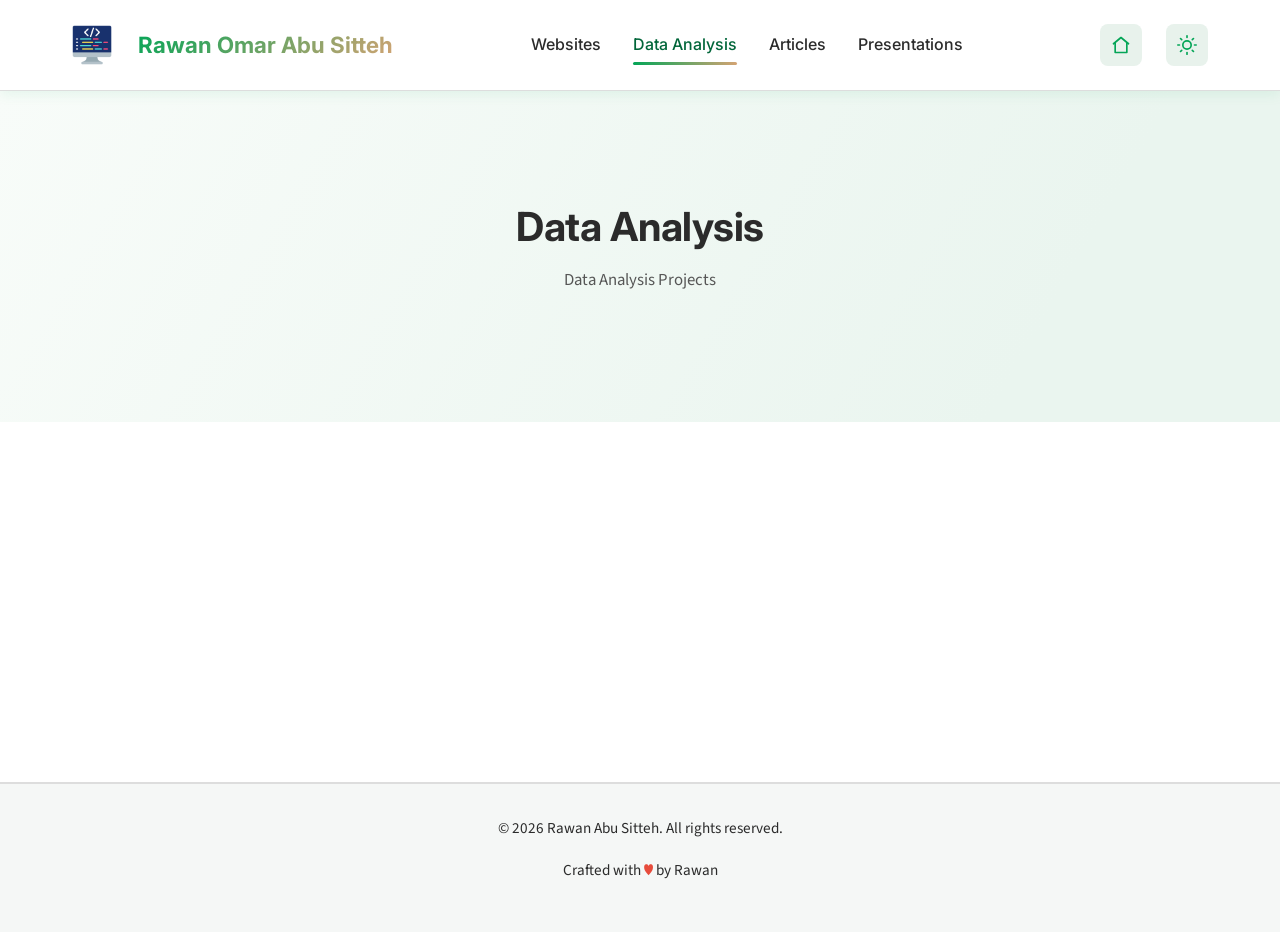
<file: data-analysis.html>
<!doctype html>
<html lang="en">
  <head>
    <meta charset="UTF-8" />
    <meta name="viewport" content="width=device-width, initial-scale=1.0" />
    <meta
      name="description"
      content="Data Analysis Projects - Rawan Omar's Portfolio"
    />
    <title>تحليل بيانات | Rawan Omar - Portfolio</title>
    <link rel="stylesheet" href="css/styles.css?v=20260806" />
    <link rel="preconnect" href="https://fonts.googleapis.com" />
    <link rel="preconnect" href="https://fonts.gstatic.com" crossorigin />
    <link
      href="https://fonts.googleapis.com/css2?family=Inter:wght@400;500;600;700&family=Source+Sans+Pro:wght@400&display=swap"
      rel="stylesheet"
    />
  </head>
  <body>
    <div class="preloader" id="preloader">
      <div class="loader"></div>
    </div>
    <nav class="navbar" id="navbar">
      <div class="nav-container">
        <a href="index.html" class="logo">
          <img src="images/programming.png" alt="Logo Icon" class="logo-icon" />
          <span class="logo-text">Rawan Omar Abu Sitteh</span>
        </a>

        <button class="menu-toggle" id="menuToggle" aria-label="Toggle menu">
          <span></span>
          <span></span>
          <span></span>
        </button>
        <ul class="nav-menu" id="navMenu">
          <li><a href="websites.html" class="nav-link">Websites</a></li>
          <li>
            <a href="data-analysis.html" class="nav-link active"
              >Data Analysis</a
            >
          </li>
          <li><a href="articles.html" class="nav-link">Articles</a></li>
          <li>
            <a href="presentations.html" class="nav-link">Presentations</a>
          </li>
        </ul>

        <div class="nav-actions">
          <a
            href="index.html"
            class="home-toggle"
            aria-label="Home"
            title="Home"
          >
            <svg
              viewBox="0 0 24 24"
              width="20"
              height="20"
              xmlns="http://www.w3.org/2000/svg"
              fill="none"
              stroke="currentColor"
              stroke-width="2"
              stroke-linecap="round"
              stroke-linejoin="round"
            >
              <path d="M3 10.5 12 3l9 7.5"></path>
              <path d="M5 9.5V21h14V9.5"></path>
            </svg>
          </a>
          <button
            class="theme-toggle"
            id="themeToggle"
            aria-label="Toggle theme"
          >
            <svg
              class="moon-icon"
              viewBox="0 0 24 24"
              width="20"
              height="20"
              xmlns="http://www.w3.org/2000/svg"
              fill="none"
              stroke="currentColor"
              stroke-width="2"
              stroke-linecap="round"
              stroke-linejoin="round"
            >
              <path d="M21 12.79A9 9 0 1 1 11.21 3 7 7 0 0 0 21 12.79Z"></path>
            </svg>
            <svg
              class="sun-icon"
              viewBox="0 0 24 24"
              width="20"
              height="20"
              xmlns="http://www.w3.org/2000/svg"
              fill="none"
              stroke="currentColor"
              stroke-width="2"
              stroke-linecap="round"
              stroke-linejoin="round"
            >
              <circle cx="12" cy="12" r="5"></circle>
              <line x1="12" y1="1" x2="12" y2="3"></line>
              <line x1="12" y1="21" x2="12" y2="23"></line>
              <line x1="4.22" y1="4.22" x2="5.64" y2="5.64"></line>
              <line x1="18.36" y1="18.36" x2="19.78" y2="19.78"></line>
              <line x1="1" y1="12" x2="3" y2="12"></line>
              <line x1="21" y1="12" x2="23" y2="12"></line>
              <line x1="4.22" y1="19.78" x2="5.64" y2="18.36"></line>
              <line x1="18.36" y1="5.64" x2="19.78" y2="4.22"></line>
            </svg>
          </button>
        </div>
      </div>
    </nav>

    <header class="page-hero">
      <div class="container">
        <h2 class="section-title" data-aos="fade-up">Data Analysis</h2>
        <p class="section-subtitle" data-aos="fade-up" data-aos-delay="100">
          Data Analysis Projects
        </p>
      </div>
    </header>

    <section class="page-content">
      <div class="container"><!-- سيتم إضافة المحتوى لاحقاً --></div>
    </section>

    <footer class="footer">
      <div class="container">
        <div class="footer-content">
          <p>&copy; 2026 Rawan Abu Sitteh. All rights reserved.</p>
          <p>Crafted with <span class="heart">♥</span> by Rawan</p>
        </div>
      </div>
    </footer>
    <script src="js/script.js?v=20260806"></script>
  </body>
</html>
</file>
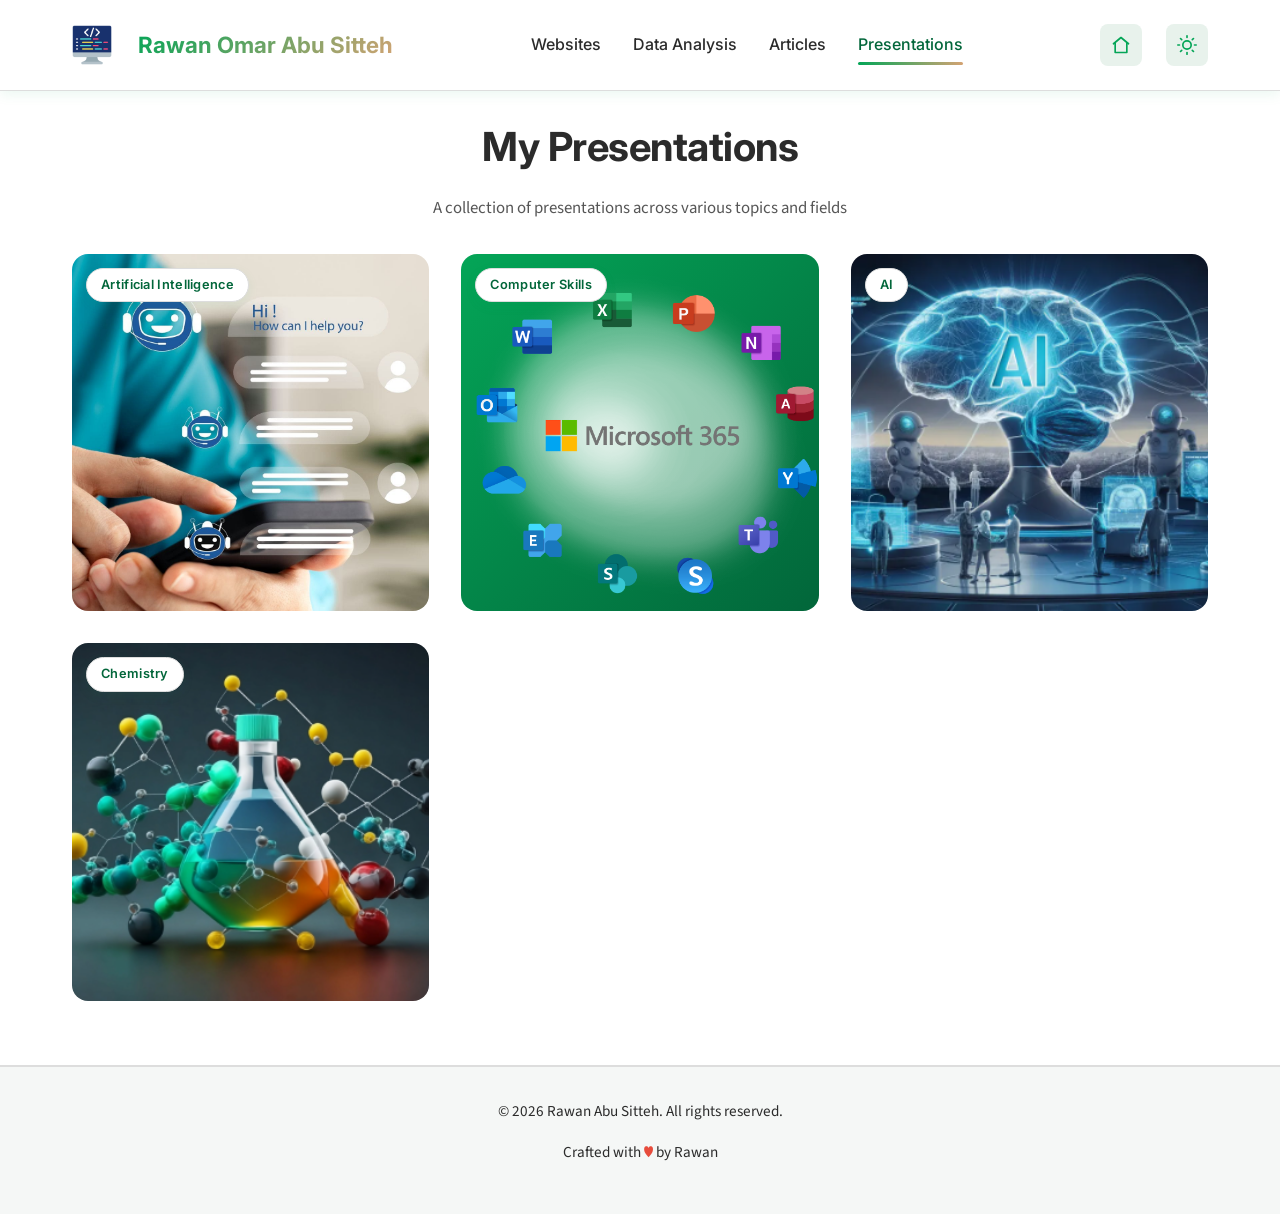
<file: presentations.html>
<!doctype html>
<html lang="en">
  <head>
    <meta charset="UTF-8" />
    <meta name="viewport" content="width=device-width, initial-scale=1.0" />
    <meta
      name="description"
      content="Presentations & Slides - Rawan Omar's Portfolio"
    />
    <title>عروض تقديمية | Rawan Omar - Portfolio</title>
    <link rel="stylesheet" href="css/styles.css?v=20260806" />
    <link rel="preconnect" href="https://fonts.googleapis.com" />
    <link rel="preconnect" href="https://fonts.gstatic.com" crossorigin />
    <link
      href="https://fonts.googleapis.com/css2?family=Inter:wght@400;500;600;700&family=Source+Sans+Pro:wght@400&display=swap"
      rel="stylesheet"
    />
  </head>
  <body>
    <div class="preloader" id="preloader">
      <div class="loader"></div>
    </div>
    <nav class="navbar" id="navbar">
      <div class="nav-container">
        <a href="index.html" class="logo">
          <img src="images/programming.png" alt="Logo Icon" class="logo-icon" />
          <span class="logo-text">Rawan Omar Abu Sitteh</span>
        </a>

        <button class="menu-toggle" id="menuToggle" aria-label="Toggle menu">
          <span></span>
          <span></span>
          <span></span>
        </button>
        <ul class="nav-menu" id="navMenu">
          <li><a href="websites.html" class="nav-link">Websites</a></li>
          <li>
            <a href="data-analysis.html" class="nav-link">Data Analysis</a>
          </li>
          <li><a href="articles.html" class="nav-link">Articles</a></li>
          <li>
            <a href="presentations.html" class="nav-link active"
              >Presentations</a
            >
          </li>
        </ul>

        <div class="nav-actions">
          <a
            href="index.html"
            class="home-toggle"
            aria-label="Home"
            title="Home"
          >
            <svg
              viewBox="0 0 24 24"
              width="20"
              height="20"
              xmlns="http://www.w3.org/2000/svg"
              fill="none"
              stroke="currentColor"
              stroke-width="2"
              stroke-linecap="round"
              stroke-linejoin="round"
            >
              <path d="M3 10.5 12 3l9 7.5"></path>
              <path d="M5 9.5V21h14V9.5"></path>
            </svg>
          </a>
          <button
            class="theme-toggle"
            id="themeToggle"
            aria-label="Toggle theme"
          >
            <svg
              class="moon-icon"
              viewBox="0 0 24 24"
              width="20"
              height="20"
              xmlns="http://www.w3.org/2000/svg"
              fill="none"
              stroke="currentColor"
              stroke-width="2"
              stroke-linecap="round"
              stroke-linejoin="round"
            >
              <path d="M21 12.79A9 9 0 1 1 11.21 3 7 7 0 0 0 21 12.79Z"></path>
            </svg>
            <svg
              class="sun-icon"
              viewBox="0 0 24 24"
              width="20"
              height="20"
              xmlns="http://www.w3.org/2000/svg"
              fill="none"
              stroke="currentColor"
              stroke-width="2"
              stroke-linecap="round"
              stroke-linejoin="round"
            >
              <circle cx="12" cy="12" r="5"></circle>
              <line x1="12" y1="1" x2="12" y2="3"></line>
              <line x1="12" y1="21" x2="12" y2="23"></line>
              <line x1="4.22" y1="4.22" x2="5.64" y2="5.64"></line>
              <line x1="18.36" y1="18.36" x2="19.78" y2="19.78"></line>
              <line x1="1" y1="12" x2="3" y2="12"></line>
              <line x1="21" y1="12" x2="23" y2="12"></line>
              <line x1="4.22" y1="19.78" x2="5.64" y2="18.36"></line>
              <line x1="18.36" y1="5.64" x2="19.78" y2="4.22"></line>
            </svg>
          </button>
        </div>
      </div>
    </nav>

    <section class="page-content">
      <div class="container">
        <h2 class="section-title" data-aos="fade-up">My Presentations</h2>
        <p class="section-subtitle" data-aos="fade-up" data-aos-delay="100">
          A collection of presentations across various topics and fields
        </p>
        <div class="articles-grid">
          <a
            class="article-card presentation-card"
            href="presentations/presesntation_1.pptx"
            target="_blank"
            rel="noopener"
          >
            <div class="article-media">
              <img
                src="images/presentations/P_1.jpg"
                alt="Chatbots: Digital Conversation Partners"
              />
              <span class="article-category">Artificial Intelligence</span>
              <div class="article-overlay">
                <h3 class="article-title">
                  روبوتات المحادثة: شركاء المحادثة الرقمية
                </h3>
                <p class="article-title-en">
                  Chatbots: Digital Conversation Partners
                </p>
              </div>
            </div>
          </a>
          <a
            class="article-card presentation-card"
            href="presentations/presesntation_2.pptx"
            target="_blank"
            rel="noopener"
          >
            <div class="article-media">
              <img
                src="images/presentations/P_2.png"
                alt="Introduction to Computers"
              />
              <span class="article-category">Computer Skills</span>
              <div class="article-overlay">
                <h3 class="article-title">مقدمة إلى الحاسوب</h3>
                <p class="article-title-en">Introduction to Computers</p>
              </div>
            </div>
          </a>
          <a
            class="article-card presentation-card"
            href="presentations/presesntation_3.pptx"
            target="_blank"
            rel="noopener"
          >
            <div class="article-media">
              <img
                src="images/presentations/P_3.PNG"
                alt="Introduction to Computers"
              />
              <span class="article-category">AI</span>
              <div class="article-overlay">
                <h3 class="article-title">مستقبل الذكاء الاصطناعي</h3>
                <p class="article-title-en">Future of AI</p>
              </div>
            </div>
          </a>
          <a
            class="article-card presentation-card"
            href="presentations/presesntation_4.pptx"
            target="_blank"
            rel="noopener"
          >
            <div class="article-media">
              <img
                src="images/presentations/P_4.PNG"
                alt="Fourth Presentation"
              />
              <span class="article-category">Chemistry</span>
              <div class="article-overlay">
                <h3 class="article-title">التفاعلات الكيميائية</h3>
                <p class="article-title-en">Chemical Reactions</p>
              </div>
            </div>
          </a>
        </div>
      </div>
    </section>

    <footer class="footer">
      <div class="container">
        <div class="footer-content">
          <p>&copy; 2026 Rawan Abu Sitteh. All rights reserved.</p>
          <p>Crafted with <span class="heart">♥</span> by Rawan</p>
        </div>
      </div>
    </footer>
    <script src="js/script.js?v=20260806"></script>
  </body>
</html>
</file>
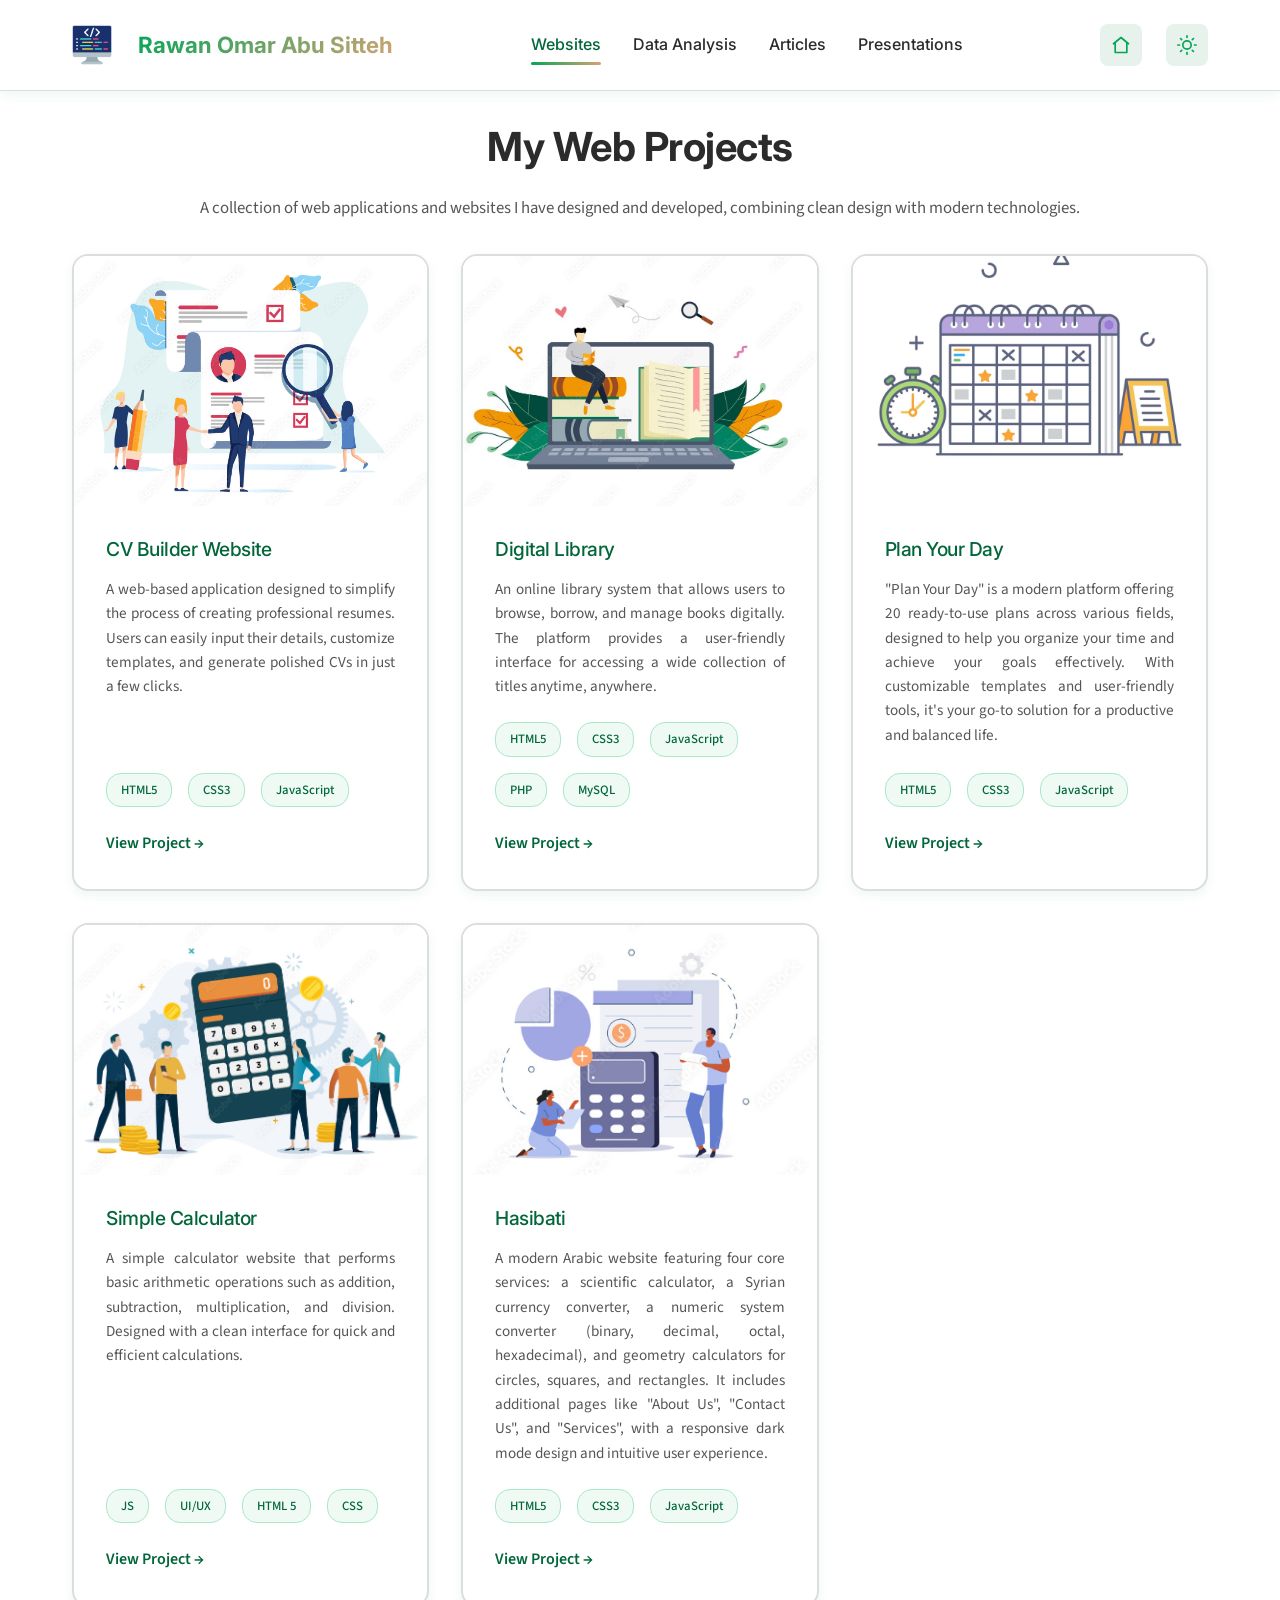
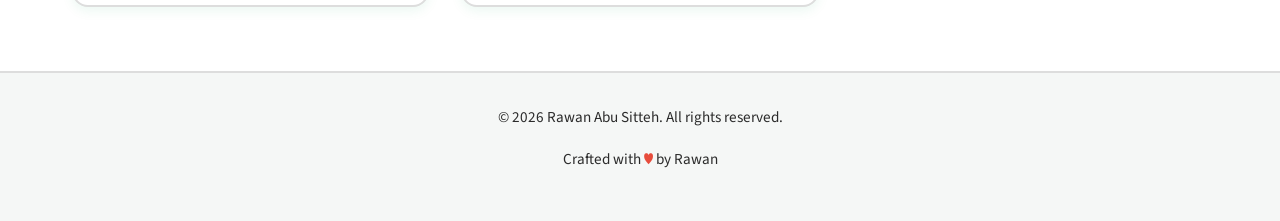
<file: websites.html>
<!doctype html>
<html lang="en">
  <head>
    <meta charset="UTF-8" />
    <meta name="viewport" content="width=device-width, initial-scale=1.0" />
    <meta
      name="description"
      content="Web Development Projects - Rawan Omar's Portfolio"
    />
    <title>مواقع ويب | Rawan Omar - Portfolio</title>
    <link rel="stylesheet" href="css/styles.css?v=20260806" />
    <link rel="preconnect" href="https://fonts.googleapis.com" />
    <link rel="preconnect" href="https://fonts.gstatic.com" crossorigin />
    <link
      href="https://fonts.googleapis.com/css2?family=Inter:wght@400;500;600;700&family=Source+Sans+Pro:wght@400&display=swap"
      rel="stylesheet"
    />
  </head>
  <body>
    <div class="preloader" id="preloader">
      <div class="loader"></div>
    </div>
    <nav class="navbar" id="navbar">
      <div class="nav-container">
        <a href="index.html" class="logo">
          <img src="images/programming.png" alt="Logo Icon" class="logo-icon" />
          <span class="logo-text">Rawan Omar Abu Sitteh</span>
        </a>

        <button class="menu-toggle" id="menuToggle" aria-label="Toggle menu">
          <span></span>
          <span></span>
          <span></span>
        </button>
        <ul class="nav-menu" id="navMenu">
          <li><a href="websites.html" class="nav-link active">Websites</a></li>
          <li>
            <a href="data-analysis.html" class="nav-link">Data Analysis</a>
          </li>
          <li><a href="articles.html" class="nav-link">Articles</a></li>
          <li>
            <a href="presentations.html" class="nav-link">Presentations</a>
          </li>
        </ul>

        <div class="nav-actions">
          <a
            href="index.html"
            class="home-toggle"
            aria-label="Home"
            title="Home"
          >
            <svg
              viewBox="0 0 24 24"
              width="20"
              height="20"
              xmlns="http://www.w3.org/2000/svg"
              fill="none"
              stroke="currentColor"
              stroke-width="2"
              stroke-linecap="round"
              stroke-linejoin="round"
            >
              <path d="M3 10.5 12 3l9 7.5"></path>
              <path d="M5 9.5V21h14V9.5"></path>
            </svg>
          </a>
          <button
            class="theme-toggle"
            id="themeToggle"
            aria-label="Toggle theme"
          >
            <svg
              class="moon-icon"
              viewBox="0 0 24 24"
              width="20"
              height="20"
              xmlns="http://www.w3.org/2000/svg"
              fill="none"
              stroke="currentColor"
              stroke-width="2"
              stroke-linecap="round"
              stroke-linejoin="round"
            >
              <path d="M21 12.79A9 9 0 1 1 11.21 3 7 7 0 0 0 21 12.79Z"></path>
            </svg>
            <svg
              class="sun-icon"
              viewBox="0 0 24 24"
              width="20"
              height="20"
              xmlns="http://www.w3.org/2000/svg"
              fill="none"
              stroke="currentColor"
              stroke-width="2"
              stroke-linecap="round"
              stroke-linejoin="round"
            >
              <circle cx="12" cy="12" r="5"></circle>
              <line x1="12" y1="1" x2="12" y2="3"></line>
              <line x1="12" y1="21" x2="12" y2="23"></line>
              <line x1="4.22" y1="4.22" x2="5.64" y2="5.64"></line>
              <line x1="18.36" y1="18.36" x2="19.78" y2="19.78"></line>
              <line x1="1" y1="12" x2="3" y2="12"></line>
              <line x1="21" y1="12" x2="23" y2="12"></line>
              <line x1="4.22" y1="19.78" x2="5.64" y2="18.36"></line>
              <line x1="18.36" y1="5.64" x2="19.78" y2="4.22"></line>
            </svg>
          </button>
        </div>
      </div>
    </nav>

    <section class="page-content">
      <div class="container">
        <h2 class="section-title" data-aos="fade-up">My Web Projects</h2>
        <p class="section-subtitle" data-aos="fade-up" data-aos-delay="100">
          A collection of web applications and websites I have designed and
          developed, combining clean design with modern technologies.
        </p>

        <div class="portfolio-grid">
          <!-- Project 1 -->
          <article class="project-card" data-aos="fade-up" data-aos-delay="100">
            <div class="project-image">
              <img src="images/3.PNG" alt="CV" loading="lazy" />
              <div class="project-overlay">
                <p>Responsive website design</p>
              </div>
            </div>
            <div class="project-content">
              <h3>CV Builder Website</h3>
              <p class="project-description">
                A web-based application designed to simplify the process of
                creating professional resumes. Users can easily input their
                details, customize templates, and generate polished CVs in just
                a few clicks.
              </p>
              <div class="project-tags">
                <span class="tag">HTML5</span>
                <span class="tag">CSS3</span>
                <span class="tag">JavaScript</span>
              </div>
              <a
                href="https://rawanabusittah.github.io/Update_CV/"
                class="project-link"
                >View Project →</a
              >
            </div>
          </article>

          <!-- Project 2 -->
          <article class="project-card" data-aos="fade-up" data-aos-delay="200">
            <div class="project-image">
              <img src="images/2.jpg" alt="Accessible Library" loading="lazy" />
              <div class="project-overlay">
                <p>AI-powered accessibility</p>
              </div>
            </div>
            <div class="project-content">
              <h3>Digital Library</h3>
              <p class="project-description">
                An online library system that allows users to browse, borrow,
                and manage books digitally. The platform provides a
                user-friendly interface for accessing a wide collection of
                titles anytime, anywhere.
              </p>
              <div class="project-tags">
                <span class="tag">HTML5</span>
                <span class="tag">CSS3</span>
                <span class="tag">JavaScript</span>
                <span class="tag">PHP</span>
                <span class="tag">MySQL</span>
              </div>
              <a
                href="https://github.com/rawanabusittah/library"
                class="project-link"
                >View Project →</a
              >
            </div>
          </article>
          <!-- Project 3 -->
          <article class="project-card" data-aos="fade-up" data-aos-delay="100">
            <div class="project-image">
              <img src="images/4.jpg" alt="plan your day" loading="lazy" />
              <div class="project-overlay">
                <p>Responsive website design</p>
              </div>
            </div>
            <div class="project-content">
              <h3>Plan Your Day</h3>
              <p class="project-description">
                "Plan Your Day" is a modern platform offering 20 ready-to-use
                plans across various fields, designed to help you organize your
                time and achieve your goals effectively. With customizable
                templates and user-friendly tools, it's your go-to solution for
                a productive and balanced life.
              </p>
              <div class="project-tags">
                <span class="tag">HTML5</span>
                <span class="tag">CSS3</span>
                <span class="tag">JavaScript</span>
              </div>
              <a
                href="https://rawanabusittah.github.io/Plan_Your_Day/"
                class="project-link"
                >View Project →</a
              >
            </div>
          </article>

          <!-- Project 4 -->
          <article class="project-card" data-aos="fade-up" data-aos-delay="300">
            <div class="project-image">
              <img src="images/1.PNG" alt="Calculator App" loading="lazy" />
              <div class="project-overlay">
                <p>Interactive Website</p>
              </div>
            </div>
            <div class="project-content">
              <h3>Simple Calculator</h3>
              <p class="project-description">
                A simple calculator website that performs basic arithmetic
                operations such as addition, subtraction, multiplication, and
                division. Designed with a clean interface for quick and
                efficient calculations.
              </p>
              <div class="project-tags">
                <span class="tag">JS</span>
                <span class="tag">UI/UX</span>
                <span class="tag">HTML 5</span>
                <span class="tag">CSS</span>
              </div>
              <a
                href="https://rawanabusittah.github.io/calculator/"
                class="project-link"
                >View Project →</a
              >
            </div>
          </article>
          <!-- Project 5 -->
          <article class="project-card" data-aos="fade-up" data-aos-delay="100">
            <div class="project-image">
              <img src="images/5.PNG" alt="plan your day" loading="lazy" />
              <div class="project-overlay">
                <p>Responsive website design</p>
              </div>
            </div>
            <div class="project-content">
              <h3>Hasibati</h3>
              <p class="project-description">
                A modern Arabic website featuring four core services: a
                scientific calculator, a Syrian currency converter, a numeric
                system converter (binary, decimal, octal, hexadecimal), and
                geometry calculators for circles, squares, and rectangles. It
                includes additional pages like "About Us", "Contact Us", and
                "Services", with a responsive dark mode design and intuitive
                user experience.
              </p>
              <div class="project-tags">
                <span class="tag">HTML5</span>
                <span class="tag">CSS3</span>
                <span class="tag">JavaScript</span>
              </div>
              <a
                href="https://rawanabusittah.github.io/Hasibati/"
                class="project-link"
                >View Project →</a
              >
            </div>
          </article>
        </div>
      </div>
    </section>

    <footer class="footer">
      <div class="container">
        <div class="footer-content">
          <p>&copy; 2026 Rawan Abu Sitteh. All rights reserved.</p>
          <p>Crafted with <span class="heart">♥</span> by Rawan</p>
        </div>
      </div>
    </footer>
    <script src="js/script.js?v=20260806"></script>
  </body>
</html>
</file>
<file: css/styles.css>
/* ============================================
   VARIABLES & RESET
   ============================================ */

/* SERVED-CSS: removed debug outline — updated 2026-08-05 */

:root {
  /* Primary Colors */
  --primary: #04a557;
  --primary-dark: #02663a;
  --primary-light: #0bbf68;
  --primary-lighter: #3dd48d;
  --accent: #d4a373;
  --accent-light: #e0bf95;

  /* White & Neutral */
  --white: #ffffff;
  --white-off: #f5f7f6;
  --white-light: #e8f2ec;
  --white-dark: #d3e2d9;

  /* Gray Scale */
  --gray-50: #f5f5f5;
  --gray-100: #eeeeee;
  --gray-200: #dddddd;
  --gray-400: #c9c9c9;
  --gray-600: #565656;
  --gray-700: #2b2b2b;
  --gray-900: #2b2b2b;

  /* Greens for backgrounds */
  --blue-50: #eefaf3;
  --blue-100: #d8f5e6;
  --blue-200: #a9e8c8;
  --blue-500: #04a557;

  /* Effects */
  --transition: all 0.3s cubic-bezier(0.4, 0, 0.2, 1);
  --shadow: 0 4px 12px rgba(4, 165, 87, 0.08);
  --shadow-md: 0 8px 20px rgba(4, 165, 87, 0.12);
  --shadow-lg: 0 12px 30px rgba(4, 165, 87, 0.15);
  --shadow-xl: 0 20px 50px rgba(4, 165, 87, 0.2);

  /* Spacing */
  --spacing-xs: 0.5rem;
  --spacing-sm: 1rem;
  --spacing-md: 1.5rem;
  --spacing-lg: 2rem;
  --spacing-xl: 2rem;
  --spacing-2xl: 4rem;

  /* Border Radius */
  --radius: 8px;
  --radius-lg: 16px;
  --radius-xl: 24px;

  /* Fonts */
  --font-heading:
    "Inter", -apple-system, BlinkMacSystemFont, "Segoe UI", sans-serif;
  --font-body:
    "Source Sans Pro", "Segoe UI", Roboto, "Helvetica Neue", sans-serif;
}

* {
  margin: 0;
  padding: 0;
  box-sizing: border-box;
}

html {
  scroll-behavior: smooth;
}

body {
  font-family: var(--font-body);
  background: var(--white);
  color: var(--gray-700);
  line-height: 1.6;
  font-size: 16px;
  font-weight: 400;
}

body.dark-mode {
  background: linear-gradient(135deg, #0c1f16 0%, #1c3a2a 50%, #0e241b 100%);
  color: #e5e7eb;
}

.container {
  max-width: 1200px;
  margin: 0 auto;
  padding: 0 var(--spacing-lg);
}

/* ============================================
   TYPOGRAPHY
   ============================================ */

h1,
h2,
h3,
h4,
h5,
h6 {
  line-height: 1.2;
  color: var(--primary-dark);
  letter-spacing: -0.5px;
}

h1,
h2 {
  font-family: var(--font-heading);
  font-weight: 700;
}

h3,
h4,
h5,
h6 {
  font-family: var(--font-heading);
  font-weight: 500;
}

body.dark-mode h1,
body.dark-mode h2,
body.dark-mode h3,
body.dark-mode h4,
body.dark-mode h5,
body.dark-mode h6 {
  color: var(--white);
}

h1 {
  font-size: clamp(2.5rem, 8vw, 4rem);
  margin-bottom: var(--spacing-md);
}

h2 {
  font-size: clamp(2rem, 5vw, 3rem);
  margin-bottom: var(--spacing-lg);
}

h3 {
  font-size: 1.5rem;
  margin-bottom: var(--spacing-md);
  color: black;
}

h4 {
  font-size: 1.1rem;
  margin-bottom: var(--spacing-sm);
  text-align: justify; /* توزيع النص على عرض السطر */
  text-justify: inter-word; /* توزيع المسافات بين الكلمات */
}

p {
  color: rgba(0, 0, 0, 0.2);
  margin-bottom: var(--spacing-md);
  line-height: 1.7;
  text-align: justify; /* توزيع النص على عرض السطر */
  text-justify: inter-word; /* توزيع المسافات بين الكلمات */
}

body.dark-mode p {
  color: #cdd9e7;
}

a {
  color: var(--primary-dark);
  text-decoration: none;
  transition: var(--transition);
  font-weight: 500;
}

body.dark-mode a {
  color: var(--accent-light);
}

a:hover {
  color: var(--primary-light);
}

strong {
  font-weight: 600;
  color: var(--gray-700);
}

body.dark-mode strong {
  color: var(--white);
}

/* ============================================
   BUTTONS
   ============================================ */

.btn {
  display: inline-block;
  padding: 12px 32px;
  border-radius: var(--radius-lg);
  font-family: var(--font-heading);
  font-weight: 600;
  border: none;
  cursor: pointer;
  transition: var(--transition);
  font-size: 1rem;
  text-align: center;
  position: relative;
  overflow: hidden;
  letter-spacing: 0.3px;
}

.btn-primary {
  background: linear-gradient(135deg, var(--primary) 0%, var(--accent) 100%);
  color: white;
  box-shadow: var(--shadow-md);
}

.btn-primary:hover {
  transform: translateY(-3px);
  box-shadow: var(--shadow-lg);
  background: linear-gradient(
    135deg,
    var(--primary-light) 0%,
    var(--accent-light) 100%
  );
}

.btn-primary:active {
  transform: translateY(-1px);
}

.btn-secondary {
  border: 2px solid var(--primary);
  color: var(--primary);
  background: var(--white-off);
}

body.dark-mode .btn-secondary {
  background: rgba(158, 168, 182, 0.12);
  color: var(--accent-light);
  border-color: var(--accent-light);
}

.btn-secondary:hover {
  background: var(--blue-100);
  border-color: var(--primary-light);
  color: var(--primary-light);
  box-shadow: var(--shadow-md);
}

body.dark-mode .btn-secondary:hover {
  background: rgba(4, 165, 87, 0.2);
}

/* ============================================
   PRELOADER
   ============================================ */

.preloader {
  position: fixed;
  top: 0;
  left: 0;
  right: 0;
  bottom: 0;
  background: var(--white);
  display: flex;
  align-items: center;
  justify-content: center;
  z-index: 9999;
  opacity: 1;
  visibility: visible;
  transition:
    opacity 0.6s,
    visibility 0.6s;
}

body.dark-mode .preloader {
  background: #0c1f16;
}

.preloader.hide {
  opacity: 0;
  visibility: hidden;
}

.loader {
  width: 50px;
  height: 50px;
  border: 4px solid var(--blue-100);
  border-top: 4px solid var(--primary);
  border-radius: 50%;
  animation: spin 1s linear infinite;
}

body.dark-mode .loader {
  border-color: rgba(4, 165, 87, 0.15);
  border-top-color: var(--accent-light);
}

@keyframes spin {
  to {
    transform: rotate(360deg);
  }
}

/* ============================================
   NAVIGATION
   ============================================ */

.navbar {
  position: sticky;
  top: 0;
  background: var(--white);
  border-bottom: 1px solid var(--gray-200);
  z-index: 100;
  padding: var(--spacing-md) 0;
  box-shadow: var(--shadow);
  backdrop-filter: blur(8px);
}

body.dark-mode .navbar {
  background: rgba(8, 24, 17, 0.95);
  border-bottom-color: rgba(4, 165, 87, 0.1);
}

.nav-container {
  max-width: 1200px;
  margin: 0 auto;
  padding: 0 var(--spacing-lg);
  display: flex;
  justify-content: space-between;
  align-items: center;
}

.logo {
  display: flex;
  align-items: center;
  gap: var(--spacing-sm);
  font-family: var(--font-heading);
  font-size: 1.4rem;
  font-weight: 700;
  color: var(--primary);
  text-decoration: none;
}

.logo-icon {
  font-size: 1.8rem;
  width: 40px; /* تعديل الأبعاد حسب الحاجة */
  height: 40px;
  margin-right: 10px; /* مسافة بين الصورة والنص */
  animation: rotate-icon 3s ease-in-out infinite;
}

@keyframes rotate-icon {
  0%,
  100% {
    transform: rotate(0deg);
  }
  50% {
    transform: rotate(15deg);
  }
}

.logo-text {
  background: linear-gradient(135deg, var(--primary) 0%, var(--accent) 100%);
  -webkit-background-clip: text;
  -webkit-text-fill-color: transparent;
  background-clip: text;
}

.nav-menu {
  display: flex;
  list-style: none;
  gap: var(--spacing-xl);
}

.nav-link {
  color: var(--gray-700);
  font-family: var(--font-heading);
  font-weight: 500;
  position: relative;
  padding: var(--spacing-xs) 0;
  transition: var(--transition);
}

body.dark-mode .nav-link {
  color: var(--gray-200);
}

.nav-link::after {
  content: "";
  position: absolute;
  bottom: -3px;
  left: 0;
  width: 0;
  height: 3px;
  background: linear-gradient(90deg, var(--primary), var(--accent));
  transition: var(--transition);
  border-radius: 2px;
}

.nav-link:hover {
  color: var(--primary-dark);
}

.nav-link:hover::after {
  width: 100%;
}

.nav-link.active {
  color: var(--primary-dark);
}

.nav-link.active::after {
  width: 100%;
}

body.dark-mode .nav-link.active {
  color: var(--accent-light);
}

.nav-actions {
  display: flex;
  gap: var(--spacing-md);
  align-items: center;
}

.theme-toggle {
  background: var(--white-light);
  border: none;
  cursor: pointer;
  color: var(--primary);
  display: flex;
  align-items: center;
  justify-content: center;
  transition: var(--transition);
  padding: var(--spacing-xs);
  border-radius: var(--radius);
  width: 42px;
  height: 42px;
  font-size: 1.2rem;
}

body.dark-mode .theme-toggle {
  background: rgba(4, 165, 87, 0.15);
  color: var(--accent-light);
}

.theme-toggle:hover {
  background: var(--blue-200);
}

body.dark-mode .theme-toggle:hover {
  background: rgba(4, 165, 87, 0.25);
}

.home-toggle {
  background: var(--white-light);
  text-decoration: none;
  color: var(--primary);
  display: flex;
  align-items: center;
  justify-content: center;
  transition: var(--transition);
  padding: var(--spacing-xs);
  border-radius: var(--radius);
  width: 42px;
  height: 42px;
  font-size: 1.2rem;
}

body.dark-mode .home-toggle {
  background: rgba(4, 165, 87, 0.15);
  color: var(--accent-light);
}

.home-toggle:hover {
  background: var(--blue-200);
}

body.dark-mode .home-toggle:hover {
  background: rgba(4, 165, 87, 0.25);
}

.moon-icon {
  display: none;
}
.sun-icon {
  display: block;
}
body.dark-mode .moon-icon {
  display: block;
}
body.dark-mode .sun-icon {
  display: none;
}

.menu-toggle {
  display: none;
  flex-direction: column;
  background: none;
  border: none;
  cursor: pointer;
  gap: 5px;
}

.menu-toggle span {
  width: 25px;
  height: 2px;
  background: var(--primary);
  transition: var(--transition);
  border-radius: 1px;
}

body.dark-mode .menu-toggle span {
  background: var(--white);
}

/* ============================================
   HERO SECTION
   ============================================ */

.hero {
  min-height: 75vh;
  padding: 54px 0 28px 0;
  display: flex;
  align-items: center;
  position: relative;
  overflow: hidden;
  background: linear-gradient(120deg, #f8fcf9 0, #eaf5ef 80%);
}
body.dark-mode .hero {
  background: linear-gradient(120deg, #0f221a 0%, #142b20 100%);
}

.hero-grid {
  display: grid;
  grid-template-columns: 2fr 1.1fr;
  gap: 40px;
  align-items: center;
  position: relative;
  z-index: 1;
  width: 100%;
}

.hero-title {
  font-size: 2.6rem;
  margin-bottom: 10px;
  color: var(--primary-dark);
  letter-spacing: 0.03em;
}

body.dark-mode .hero-title {
  color: var(--accent-light);
  font-weight: 800;
  font-size: 1.26rem;
  margin-bottom: 8px;
}

.gradient-text {
  background: linear-gradient(135deg, var(--primary) 0%, var(--accent) 100%);
  -webkit-background-clip: text;
  -webkit-text-fill-color: transparent;
  background-clip: text;
  animation: gradient-shift 3s ease infinite;
}

@keyframes gradient-shift {
  0%,
  100% {
    filter: saturate(100%);
  }
  50% {
    filter: saturate(120%);
  }
}

.hero-subtitle {
  font-size: 1.4rem;
  color: var(--primary-dark);
  margin-bottom: var(--spacing-md);
  font-weight: 600;
}

body.dark-mode .hero-subtitle {
  color: var(--accent-light);
}

.hero-description {
  font-size: 1.05rem;
  line-height: 1.8;
  margin-bottom: var(--spacing-lg);
  color: var(--gray-600);
}

body.dark-mode .hero-description {
  color: #c9d6ce;
}

.hero-buttons {
  display: flex;
  gap: 17px;
  margin-bottom: 1.8rem;
}

.hero-buttons .btn {
  white-space: nowrap;
}
.hero-stats {
  display: flex;
  gap: 24px;
  margin-top: 0.2em;
}
.stat {
  background: #fff;
  border-radius: 15px;
  box-shadow: 0 4px 22px #a9e8c819;
  text-align: center;
  min-width: 72px;
  font-weight: 800;
  padding: 13px 10px;
}
.stat-number {
  font-size: 1.41em;
  color: var(--primary-dark);
}
.stat-label {
  font-size: 0.97em;
  color: #2b2b2b;
  font-weight: 700;
}
body.dark-mode .stat {
  background: #143226;
}
body.dark-mode .stat-number {
  color: #8fd6b0;
}
body.dark-mode .stat-label {
  color: #c4e0d0;
}

.image-wrapper {
  position: relative;
  width: 100%;
  aspect-ratio: 1;
  animation:
    glow 2s infinite alternate,
    rotate 6s infinite linear;
  transition:
    transform 0.5s,
    box-shadow 0.5s;
}

.profile-img {
  width: 100%;
  height: 100%;
  object-fit: cover;
  border-radius: 50%;
  border: 4px solid var(--primary);
  box-shadow: var(--shadow-lg);
  animation: float 10s ease-in-out infinite reverse;
}

@keyframes float {
  0%,
  100% {
    transform: translateY(0px);
  }
  50% {
    transform: translateY(-40px);
  }
}

body.dark-mode .image-blur {
  background: radial-gradient(circle, rgba(4, 165, 87, 0.3), transparent);
}

/* ============================================
   SECTIONS
   ============================================ */

section {
  padding: calc(var(--spacing-xl) * 2.5) var(--spacing-lg);
}

/* ============================================
   PROJECT TYPE PAGES
   ============================================ */

.page-hero {
  padding: calc(var(--spacing-xl) * 3.5) var(--spacing-lg)
    calc(var(--spacing-xl) * 2);
  text-align: center;
  background: linear-gradient(120deg, #f8fcf9 0, #eaf5ef 80%);
}

body.dark-mode .page-hero {
  background: linear-gradient(120deg, #0f221a 0%, #142b20 100%);
}

.page-hero .section-title {
  margin-bottom: var(--spacing-sm);
}

.page-content {
  min-height: 40vh;
  padding: var(--spacing-lg) var(--spacing-lg) var(--spacing-2xl);
}

.page-content .section-subtitle {
  margin-bottom: var(--spacing-lg);
}

.section-title {
  margin-bottom: var(--spacing-md);
  text-align: center;
  font-size: 2.5rem;
  color: var(--gray-900);
}

body.dark-mode .section-title {
  color: var(--white);
}

.section-subtitle {
  text-align: center;
  color: var(--gray-600);
  font-size: 1.05rem;
  margin-bottom: var(--spacing-2xl);
  line-height: 1.6;
}

body.dark-mode .section-subtitle {
  color: #c9d6ce;
}

/* ============================================
   ABOUT SECTION
   ============================================ */

.about {
  background: linear-gradient(122deg, #f7fbf8 0, #eaf5ef 100%);
}

body.dark-mode .about {
  background: linear-gradient(135deg, #081d14 0%, #12291d 50%, #0b1f16 100%);
}

.about-grid {
  display: grid;
  grid-template-columns: 1fr 1fr;
  gap: var(--spacing-2xl);
}

.about-content h3 {
  color: var(--primary-dark);
  margin-bottom: var(--spacing-md);
  font-size: 1.6rem;
  display: flex;
  align-items: center;
  gap: var(--spacing-sm);
}

.about-content h3::before {
  content: "";
  width: 42px;
  height: 4px;
  border-radius: 2px;
  background: linear-gradient(90deg, var(--primary), var(--accent));
  flex-shrink: 0;
}

body.dark-mode .about-content h3 {
  color: var(--accent-light);
}

.about-content p {
  color: var(--gray-600);
  line-height: 1.8;
}

body.dark-mode .about-content p {
  color: #c9d6ce;
}

.about-intro {
  font-size: 1.05rem;
}

.about-expertise {
  display: flex;
  align-items: center;
}

.about-expertise .expertise {
  margin-top: 0;
  width: 100%;
}

.expertise {
  margin-top: var(--spacing-xl);
  background: var(--white-off);
  padding: var(--spacing-lg);
  border-radius: var(--radius-lg);
  border: 1px solid var(--gray-200);
  border-left: 4px solid var(--primary);
  box-shadow: var(--shadow);
}

body.dark-mode .expertise {
  background: rgba(4, 165, 87, 0.1);
  border-color: rgba(4, 165, 87, 0.15);
  border-left-color: var(--accent-light);
}

.expertise h4 {
  color: var(--primary-dark);
  margin-bottom: var(--spacing-md);
}

body.dark-mode .expertise h4 {
  color: var(--accent-light);
}

.expertise-list {
  list-style: none;
}

.expertise-list li {
  display: flex;
  align-items: center;
  gap: var(--spacing-md);
  margin-bottom: var(--spacing-sm);
  padding: var(--spacing-sm) var(--spacing-md);
  background: var(--white);
  border: 1px solid var(--gray-200);
  border-radius: var(--radius);
  color: var(--gray-600);
  font-weight: 500;
  transition: var(--transition);
}

.expertise-list li:last-child {
  margin-bottom: 0;
}

.expertise-list li:hover {
  border-color: var(--primary);
  transform: translateX(6px);
  box-shadow: var(--shadow);
}

body.dark-mode .expertise-list li {
  background: rgba(4, 165, 87, 0.1);
  border-color: rgba(4, 165, 87, 0.15);
  color: #c9d6ce;
}

body.dark-mode .expertise-list li:hover {
  border-color: var(--accent-light);
}

.check-icon {
  display: flex;
  align-items: center;
  justify-content: center;
  width: 26px;
  height: 26px;
  border-radius: 50%;
  background: linear-gradient(135deg, var(--primary), var(--accent));
  color: var(--white);
  font-size: 0.9rem;
  flex-shrink: 0;
  font-weight: 700;
}

body.dark-mode .check-icon {
  color: var(--white);
  background: linear-gradient(
    135deg,
    var(--accent-light),
    var(--primary-light)
  );
}

.about-stats {
  display: grid;
  grid-template-columns: 1fr 1fr;
  gap: var(--spacing-lg);
}

.stat-card {
  position: relative;
  overflow: hidden;
  background: var(--white);
  padding: var(--spacing-lg) var(--spacing-md);
  border-radius: var(--radius-lg);
  border: 2px solid var(--gray-200);
  text-align: center;
  transition: var(--transition);
  box-shadow: var(--shadow);
}

.stat-card::before {
  content: "";
  position: absolute;
  top: 0;
  left: 0;
  right: 0;
  height: 4px;
  background: linear-gradient(90deg, var(--primary), var(--accent));
}

body.dark-mode .stat-card {
  background: rgba(4, 165, 87, 0.08);
  border-color: rgba(4, 165, 87, 0.15);
  box-shadow: none;
}

.stat-card:hover {
  border-color: var(--primary);
  box-shadow: var(--shadow-lg);
  transform: translateY(-5px);
}

body.dark-mode .stat-card:hover {
  border-color: var(--accent-light);
  box-shadow: var(--shadow-lg);
}

.stat-icon {
  width: 54px;
  height: 54px;
  margin: 0 auto var(--spacing-sm);
  display: flex;
  align-items: center;
  justify-content: center;
  border-radius: 14px;
  background: linear-gradient(135deg, var(--blue-100), var(--white-light));
  color: var(--primary);
}

body.dark-mode .stat-icon {
  background: rgba(4, 165, 87, 0.15);
  color: var(--accent-light);
}

.stat-card h3 {
  color: var(--primary-dark);
  font-size: 0.95rem;
  font-weight: 600;
  letter-spacing: 0.5px;
  margin-bottom: var(--spacing-sm);
}

body.dark-mode .stat-card h3 {
  color: var(--accent-light);
}

.big-number {
  font-size: 2.8rem;
  font-weight: 800;
  color: var(--primary-dark);
  line-height: 1;
  margin-bottom: var(--spacing-sm);
}

body.dark-mode .big-number {
  color: var(--accent-light);
}

.stat-card p {
  margin-bottom: 0;
  font-size: 0.9rem;
  color: var(--gray-600);
  line-height: 1.5;
}

.stat-label {
  font-weight: 500;
}

body.dark-mode .stat-card p {
  color: #c9d6ce;
}

/* ============================================
   SKILLS SECTION
   ============================================ */

.skills {
  background: var(--white);
}

body.dark-mode .skills {
  background: linear-gradient(135deg, #12291d 0%, #163024 50%, #0b1f16 100%);
}

.skills-grid {
  display: grid;
  grid-template-columns: repeat(auto-fit, minmax(280px, 1fr));
  gap: var(--spacing-lg);
}

.skill-group {
  background: var(--white);
  padding: var(--spacing-lg);
  border-radius: var(--radius-lg);
  border: 2px solid var(--gray-200);
  transition: var(--transition);
  box-shadow: var(--shadow);
}

body.dark-mode .skill-group {
  background: rgba(4, 165, 87, 0.08);
  border-color: rgba(4, 165, 87, 0.15);
  box-shadow: none;
}

.skill-group:hover {
  border-color: var(--primary);
  box-shadow: var(--shadow-lg);
  transform: translateY(-5px);
}

body.dark-mode .skill-group:hover {
  border-color: var(--accent-light);
  box-shadow: var(--shadow-lg);
}

.skill-group h3 {
  color: var(--primary-dark);
  margin-bottom: var(--spacing-md);
  font-size: 1.1rem;
}

body.dark-mode .skill-group h3 {
  color: var(--accent-light);
}

.skill-items {
  display: flex;
  flex-direction: column;
  gap: var(--spacing-sm);
}

.skill-badge {
  display: block;
  width: 100%;
  padding: 10px 16px;
  text-align: left;
  background: var(--blue-50);
  border: 1px solid var(--blue-200);
  color: var(--primary-dark);
  border-radius: var(--radius);
  font-size: 0.9rem;
  font-weight: 500;
  transition: var(--transition);
}

body.dark-mode .skill-badge {
  background: rgba(4, 165, 87, 0.12);
  border-color: rgba(4, 165, 87, 0.2);
  color: var(--accent-light);
}

.skill-badge:hover {
  background: var(--primary);
  color: white;
  border-color: var(--primary);
  box-shadow: var(--shadow-md);
  transform: translateX(6px);
}

body.dark-mode .skill-badge:hover {
  background: var(--accent-light);
  color: #12241a;
  border-color: var(--accent-light);
}

/* ============================================
   PORTFOLIO SECTION
   ============================================ */

.portfolio {
  background: linear-gradient(to bottom, var(--blue-50) 0%, var(--white) 100%);
}

body.dark-mode .portfolio {
  background: linear-gradient(135deg, #081d14 0%, #12291d 50%, #0b1f16 100%);
}

.portfolio-grid {
  display: grid;
  grid-template-columns: repeat(auto-fit, minmax(320px, 1fr));
  gap: var(--spacing-xl);
}

.project-card {
  background: var(--white);
  border-radius: var(--radius-lg);
  overflow: hidden;
  border: 2px solid var(--gray-200);
  transition: var(--transition);
  box-shadow: var(--shadow);
  display: flex;
  flex-direction: column;
}

body.dark-mode .project-card {
  background: rgba(4, 165, 87, 0.08);
  border-color: rgba(4, 165, 87, 0.15);
  box-shadow: none;
}

.project-card:hover {
  border-color: var(--primary);
  box-shadow: var(--shadow-lg);
  transform: translateY(-8px);
}

body.dark-mode .project-card:hover {
  border-color: var(--accent-light);
  box-shadow: var(--shadow-lg);
}

.project-image {
  position: relative;
  height: 250px;
  overflow: hidden;
  background: var(--gray-200);
}

.project-image img {
  width: 100%;
  height: 100%;
  object-fit: cover;
  transition: var(--transition);
}

.project-card:hover .project-image img {
  transform: scale(1.08);
  filter: brightness(1.1);
}

.project-overlay {
  position: absolute;
  top: 0;
  left: 0;
  right: 0;
  bottom: 0;
  background: rgba(4, 165, 87, 0.8);
  display: flex;
  align-items: center;
  justify-content: center;
  opacity: 0;
  transition: var(--transition);
}

.project-card:hover .project-overlay {
  opacity: 1;
}

.project-overlay p {
  color: white;
  font-weight: 600;
  font-size: 1.1rem;
}

.project-content {
  padding: var(--spacing-lg);
  flex-grow: 1;
  display: flex;
  flex-direction: column;
}

.project-content h3 {
  color: var(--primary-dark);
  margin-bottom: var(--spacing-sm);
  font-size: 1.2rem;
}

body.dark-mode .project-content h3 {
  color: var(--accent-light);
}

.project-description {
  font-size: 0.95rem;
  margin-bottom: var(--spacing-md);
  color: var(--gray-600);
  line-height: 1.6;
  flex-grow: 1;
}

body.dark-mode .project-description {
  color: #c9d6ce;
}

.project-tags {
  display: flex;
  flex-wrap: wrap;
  gap: var(--spacing-sm);
  margin-bottom: var(--spacing-md);
}

.tag {
  font-size: 0.8rem;
  padding: 6px 14px;
  background: var(--blue-50);
  border-radius: 15px;
  color: var(--primary-dark);
  border: 1px solid var(--blue-200);
  font-weight: 500;
}

body.dark-mode .tag {
  background: rgba(4, 165, 87, 0.12);
  border-color: rgba(4, 165, 87, 0.2);
  color: var(--accent-light);
}

.project-link {
  color: var(--primary-dark);
  font-weight: 600;
  display: inline-block;
  transition: var(--transition);
}

body.dark-mode .project-link {
  color: var(--accent-light);
}

.project-link:hover {
  transform: translateX(5px);
}

.portfolio-more {
  text-align: center;
  margin-top: var(--spacing-xl);
}

/* ============================================
   ARTICLES SECTION
   ============================================ */

.articles-grid {
  display: grid;
  grid-template-columns: repeat(3, 1fr);
  gap: var(--spacing-lg);
}

.presentation-card {
  text-decoration: none;
  color: inherit;
}

/* Presentations should appear without the card border/shadow */
.article-card.presentation-card {
  border: none;
  box-shadow: none;
  background: transparent;
}

.article-card.presentation-card:hover {
  border-color: transparent;
  box-shadow: none;
  transform: none;
}

@media (max-width: 900px) {
  .articles-grid {
    grid-template-columns: repeat(2, 1fr);
  }
}

@media (max-width: 600px) {
  .articles-grid {
    grid-template-columns: 1fr;
  }
}

.article-card {
  position: relative;
  display: flex;
  flex-direction: column;
  background: var(--white);
  border: 1.5px solid var(--gray-200);
  border-radius: var(--radius-lg);
  box-shadow: var(--shadow);
  cursor: pointer;
  overflow: hidden;
  transition: var(--transition);
}

.article-card:hover {
  border-color: var(--primary);
  box-shadow: var(--shadow-lg);
  transform: translateY(-6px);
}

.article-media {
  position: relative;
  aspect-ratio: 1 / 1;
  background: linear-gradient(135deg, var(--primary), var(--primary-dark));
  overflow: hidden;
}

.article-media img {
  width: 100%;
  height: 100%;
  object-fit: cover;
  display: block;
  transition: transform 0.4s ease;
}

.article-card:hover .article-media img {
  transform: scale(1.06);
}

.article-card .article-category {
  position: absolute;
  top: 14px;
  left: 14px;
  z-index: 1;
  background: var(--white);
  border: 1px solid var(--gray-200);
  box-shadow: var(--shadow);
}

.article-category {
  display: inline-block;
  padding: 6px 14px;
  background: var(--blue-50);
  border: 1px solid var(--blue-200);
  color: var(--primary-dark);
  border-radius: 20px;
  font-size: 0.8rem;
  font-weight: 600;
  letter-spacing: 0.3px;
  font-family: var(--font-heading);
}

.article-overlay {
  position: absolute;
  inset: 0;
  display: flex;
  flex-direction: column;
  justify-content: flex-end;
  gap: var(--spacing-xs);
  padding: var(--spacing-lg);
  background: linear-gradient(
    to top,
    rgba(2, 102, 58, 0.95) 0%,
    rgba(4, 165, 87, 0.6) 55%,
    transparent 100%
  );
  opacity: 0;
  transition: opacity 0.3s ease;
}

.article-card:hover .article-overlay {
  opacity: 1;
}

.article-overlay .article-title {
  color: #fff;
}

.article-overlay .article-title-en {
  color: var(--accent-light);
}

.article-title {
  direction: rtl;
  text-align: right;
  font-family: var(--font-heading);
  font-weight: 600;
  font-size: 1.15rem;
  color: var(--gray-900);
  line-height: 1.7;
  margin-bottom: 0;
}

.article-title-en {
  direction: ltr;
  text-align: left;
  font-family: var(--font-heading);
  font-size: 0.9rem;
  color: var(--gray-600);
  margin-bottom: 0;
}

body.dark-mode .article-card {
  background: rgba(4, 165, 87, 0.08);
  border-color: rgba(4, 165, 87, 0.15);
  box-shadow: none;
}

body.dark-mode .article-card:hover {
  border-color: var(--accent-light);
  box-shadow: var(--shadow-lg);
}

body.dark-mode .article-title {
  color: var(--white);
}

body.dark-mode .article-title-en {
  color: var(--gray-400);
}

body.dark-mode .article-card .article-category {
  background: #10241a;
  border-color: rgba(4, 165, 87, 0.2);
  color: var(--accent-light);
}

.article-content {
  display: none;
}

/* ============================================
   ARTICLE MODAL
   ============================================ */

.modal {
  position: fixed;
  inset: 0;
  z-index: 1000;
  display: flex;
  align-items: center;
  justify-content: center;
  padding: var(--spacing-lg);
  visibility: hidden;
  opacity: 0;
  transition:
    opacity 0.3s ease,
    visibility 0.3s ease;
}

.modal.open {
  visibility: visible;
  opacity: 1;
}

.modal-overlay {
  position: absolute;
  inset: 0;
  background: rgba(0, 0, 0, 0.6);
  backdrop-filter: blur(4px);
}

.modal-content {
  position: relative;
  width: min(760px, 100%);
  max-height: 85vh;
  overflow-y: auto;
  background: var(--white);
  border-radius: var(--radius-lg);
  box-shadow: var(--shadow-xl);
  padding: var(--spacing-xl) var(--spacing-2xl);
  transform: translateY(20px);
  transition: transform 0.3s ease;
}

.modal.open .modal-content {
  transform: translateY(0);
}

body.dark-mode .modal-content {
  background: #10241a;
}

.modal-close {
  position: absolute;
  top: 16px;
  right: 16px;
  width: 38px;
  height: 38px;
  border: none;
  border-radius: 50%;
  background: var(--white-light);
  color: var(--primary-dark);
  font-size: 1.4rem;
  line-height: 1;
  cursor: pointer;
  transition: var(--transition);
  display: flex;
  align-items: center;
  justify-content: center;
}

.modal-close:hover {
  background: var(--primary);
  color: #fff;
  transform: rotate(90deg);
}

body.dark-mode .modal-close {
  background: rgba(4, 165, 87, 0.15);
  color: var(--accent-light);
}

.modal-article .article-category {
  margin-bottom: var(--spacing-md);
}

.modal-article h2 {
  direction: rtl;
  text-align: right;
  font-size: clamp(1.4rem, 4vw, 2rem);
  margin-bottom: var(--spacing-sm);
  color: var(--gray-900);
}

.modal-article .article-title-en {
  text-align: left;
  margin-bottom: var(--spacing-md);
}

body.dark-mode .modal-article h2 {
  color: var(--white);
}

.modal-article .article-body h3 {
  color: var(--primary-dark);
  margin-top: var(--spacing-lg);
}

.article-body p {
  text-align: justify;
  color: var(--gray-900);
}

body.dark-mode .article-body p {
  color: #e6efe9;
}

.article-body {
  direction: rtl;
  text-align: right;
  line-height: 1.9;
}

.article-content {
  direction: rtl;
  text-align: right;
}

body.modal-open {
  overflow: hidden;
}

@media (max-width: 480px) {
  .modal-content {
    padding: var(--spacing-md);
  }
}

/* ============================================
   EXPERIENCE SECTION
   ============================================ */

.experience {
  background: var(--background);
}
.experience-grid {
  display: grid;
  gap: 20px;
  grid-template-columns: 1fr 1fr;
}
@media (max-width: 800px) {
  .experience-grid {
    grid-template-columns: 1fr;
  }
}
.experience-column h3 {
  color: var(--primary-dark);
}

body.dark-mode .experience-column h3 {
  color: var(--accent-light);
}
.timeline {
  border-left: 3.5px solid var(--accent);
  margin-left: 9px;
  padding-left: 9px;
}
.timeline-item {
  margin-bottom: 16px;
  display: flex;
  align-items: flex-start;
  gap: 10px;
}
.timeline-marker {
  width: 11px;
  height: 11px;
  margin-top: 10px;
  background: var(--primary);
  border-radius: 50%;
  border: 2px solid #fff;
  box-shadow: var(--card-shadow);
}
.timeline-content h4 {
  color: var(--primary-dark);
}
.role {
  color: var(--primary-dark);
  font-weight: 700;
  font-size: 0.99em;
}

body.dark-mode .role {
  color: var(--accent-light);
}
.date {
  color: var(--text-light);
  font-size: 0.95em;
}
.timeline-content p {
  margin-bottom: 0;
  color: var(--text-normal);
}
/* ==============================
   CERTIFICATIONS SECTION STYLE
   ============================== */

.certifications {
  background: linear-gradient(122deg, #f7fbf8 0, #eaf5ef 100%);
  padding: 48px 0 32px 0;
}

body.dark-mode .certifications {
  background: linear-gradient(120deg, #142e22 40%, #131c17 100%);
}

.certifications-grid {
  display: grid;
  grid-template-columns: repeat(4, 1fr);
  gap: 26px;
  margin: 24px 0 0 0;
}

.cert-card {
  display: flex;
  flex-direction: column;
  align-items: flex-start;
  justify-content: flex-start;
  height: 100%;
  min-height: 175px;
  background: linear-gradient(115deg, #fff 78%, #e8f6ee 100%);
  border-radius: 20px;
  box-shadow:
    0 6px 28px #9fe0bf1a,
    0 1px 3px #9fd0b512;
  border: 1.3px solid #dce9e1;
  padding: 26px 25px 19px 25px;
  transition:
    box-shadow 0.18s cubic-bezier(0.41, 0.8, 0.4, 1.1),
    transform 0.17s cubic-bezier(0.41, 0.8, 0.4, 1.1),
    background 0.22s;
  cursor: pointer;
  position: relative;
  overflow: hidden;
  min-width: 0;
}

.cert-card:hover,
.cert-card:focus-visible {
  background: linear-gradient(112deg, #b7e8cd 28%, #f0e9dc 100%);
  transform: translateY(-8px) scale(1.027);
  box-shadow:
    0 12px 44px #57b38529,
    0 3px 16px #d9c9a424;
}

body.dark-mode .cert-card {
  background: linear-gradient(113deg, #173324 80%, #1c3a2c 100%);
  border-color: #2d5a42;
  box-shadow: 0 6px 19px #18332630;
  color: #e6efe9;
}

body.dark-mode .cert-card:hover,
body.dark-mode .cert-card:focus-visible {
  background: linear-gradient(114deg, #1d3d2c 55%, #244032 100%);
  box-shadow:
    0 17px 41px #3f9a6f33,
    0 2px 8px #d9c9a428;
}

.cert-title {
  font-size: 1.15rem;
  font-weight: 800;
  letter-spacing: 0.02em;
  color: var(--primary-dark, #02663a);
  line-height: 1.3;
  margin: 0 0 10px 0;
  flex: 0 0 auto;
}

.cert-title a {
  color: inherit;
  text-decoration: none;
  background-image: linear-gradient(90deg, var(--primary), var(--accent));
  background-size: 0% 2px;
  background-repeat: no-repeat;
  background-position: left bottom;
  transition: background-size 0.25s ease;
}

.cert-title a:hover {
  background-size: 100% 2px;
}

body.dark-mode .cert-title {
  color: #a6e6c4;
}

.cert-issuer {
  font-size: 1.01rem;
  font-weight: 500;
  color: #4e7a63;
  margin-bottom: 2px;
  flex: 1 1 auto;
  line-height: 1.46;
}

body.dark-mode .cert-issuer {
  color: #c2d9cb;
}

.cert-date {
  margin-top: 14px;
  font-size: 0.98em;
  color: #3f9a6f;
  background: #e6f6ec71;
  padding: 4px 13px;
  border-radius: 12px;
  font-weight: 700;
  letter-spacing: 0.07em;
  align-self: flex-end;
  box-shadow: 0 1px 7px #9fe0bf11;
  transition:
    background 0.2s,
    color 0.2s;
}

body.dark-mode .cert-date {
  background: #1b3a2b92;
  color: #a9e3c2;
}

.cert-card:active {
  transform: scale(0.99);
}

@media (max-width: 1100px) {
  .certifications-grid {
    grid-template-columns: repeat(2, 1fr);
  }
}

@media (max-width: 700px) {
  .certifications-grid {
    grid-template-columns: 1fr;
  }
  .cert-card {
    padding: 19px 13px 14px 13px;
  }
}

/* ============================================
   CONTACT SECTION
   ============================================ */

.contact {
  background: linear-gradient(to bottom, var(--blue-50) 0%, var(--white) 100%);
}

body.dark-mode .contact {
  background: linear-gradient(135deg, #081d14 0%, #12291d 50%, #0b1f16 100%);
}

.contact-grid {
  display: grid;
  grid-template-columns: 1fr 1fr;
  gap: var(--spacing-2xl);
}

.contact-item {
  margin-bottom: var(--spacing-xl);
}

.contact-item h3 {
  color: var(--primary-dark);
  margin-bottom: var(--spacing-sm);
  font-size: 1rem;
  font-weight: 600;
}

body.dark-mode .contact-item h3 {
  color: var(--accent-light);
}

.contact-item a {
  font-size: 1.05rem;
  color: var(--primary-dark);
  font-weight: 600;
}

body.dark-mode .contact-item a {
  color: var(--accent-light);
}

.contact-item p {
  color: var(--gray-600);
  margin-bottom: 0;
}

body.dark-mode .contact-item p {
  color: #c9d6ce;
}

.social-links {
  display: flex;
  gap: var(--spacing-md);
  margin-top: var(--spacing-xl);
}

.social-link {
  width: 48px;
  height: 48px;
  border: 2px solid var(--primary);
  border-radius: 50%;
  display: flex;
  align-items: center;
  justify-content: center;
  color: var(--primary);
  font-weight: 700;
  transition: var(--transition);
  background: var(--white-off);
  box-shadow: var(--shadow);
}

body.dark-mode .social-link {
  background: rgba(4, 165, 87, 0.12);
  border-color: var(--accent-light);
  color: var(--accent-light);
}

.social-link:hover {
  background: var(--primary);
  color: white;
  border-color: var(--primary);
  transform: translateY(-4px);
  box-shadow: var(--shadow-lg);
}

body.dark-mode .social-link:hover {
  background: var(--accent-light);
  color: #12241a;
  border-color: var(--accent-light);
}

.contact-form {
  display: flex;
  flex-direction: column;
  gap: var(--spacing-md);
}

.form-group {
  display: flex;
  flex-direction: column;
}

.form-group input,
.form-group textarea {
  padding: 12px 16px;
  background: var(--white);
  border: 2px solid var(--gray-200);
  border-radius: var(--radius);
  color: var(--gray-700);
  font-family: inherit;
  font-size: 1rem;
  transition: var(--transition);
  font-weight: 500;
}

body.dark-mode .form-group input,
body.dark-mode .form-group textarea {
  background: rgba(4, 165, 87, 0.08);
  border-color: rgba(4, 165, 87, 0.15);
  color: var(--white);
}

.form-group input::placeholder,
.form-group textarea::placeholder {
  color: var(--gray-600);
}

body.dark-mode .form-group input::placeholder,
body.dark-mode .form-group textarea::placeholder {
  color: #c9d6ce;
}

.form-group input:focus,
.form-group textarea:focus {
  outline: none;
  border-color: var(--primary);
  box-shadow: 0 0 0 3px rgba(4, 165, 87, 0.1);
  background: var(--blue-50);
}

body.dark-mode .form-group input:focus,
body.dark-mode .form-group textarea:focus {
  border-color: var(--accent-light);
  box-shadow: 0 0 0 3px rgba(4, 165, 87, 0.15);
  background: rgba(4, 165, 87, 0.1);
}

/* ============================================
   FOOTER
   ============================================ */

.footer {
  border-top: 2px solid var(--gray-200);
  padding: var(--spacing-xl) var(--spacing-lg);
  text-align: center;
  color: var(--gray-600);
  background: var(--white-off);
}

body.dark-mode .footer {
  background: rgba(0, 0, 0, 0.2);
  color: #c9d6ce;
  border-top-color: rgba(4, 165, 87, 0.1);
}

.footer-content p {
  margin-bottom: var(--spacing-sm);
  font-size: 0.95rem;
  text-align: center;
  color: var(--gray-900);
}

.heart {
  color: #e74c3c;
  animation: heartbeat 1.5s ease-in-out infinite;
}

@keyframes heartbeat {
  0%,
  100% {
    transform: scale(1);
  }
  25% {
    transform: scale(1.15);
  }
  50% {
    transform: scale(1.05);
  }
}

/* ============================================
   ANIMATIONS
   ============================================ */

[data-aos] {
  opacity: 0;
  animation: fadeInUp 0.7s cubic-bezier(0.4, 0, 0.2, 1) forwards;
}

@keyframes fadeInUp {
  from {
    opacity: 0;
    transform: translateY(40px);
  }
  to {
    opacity: 1;
    transform: translateY(0);
  }
}

/* ============================================
   RESPONSIVE DESIGN
   ============================================ */

@media (max-width: 768px) {
  .nav-menu {
    display: none;
    position: absolute;
    top: 100%;
    left: 0;
    right: 0;
    flex-direction: column;
    gap: var(--spacing-sm);
    background: var(--white);
    border-top: 1px solid var(--gray-200);
    box-shadow: var(--shadow-lg);
    padding: var(--spacing-md) var(--spacing-lg);
    z-index: 99;
  }

  body.dark-mode .nav-menu {
    background: rgba(8, 24, 17, 0.98);
    border-top-color: rgba(4, 165, 87, 0.1);
  }

  .nav-menu.active {
    display: flex;
  }

  .nav-menu .nav-link {
    padding: var(--spacing-sm) 0;
  }

  .menu-toggle {
    display: flex;
  }

  .hero-grid {
    grid-template-columns: 1fr;
  }

  .hero-buttons {
    flex-direction: column;
  }

  .hero-stats {
    grid-template-columns: 1fr;
  }

  .about-grid {
    grid-template-columns: 1fr;
  }

  .about-stats {
    grid-template-columns: 1fr 1fr;
  }

  .experience-grid {
    grid-template-columns: 1fr;
  }

  .contact-grid {
    grid-template-columns: 1fr;
  }
}

@media (max-width: 480px) {
  .container {
    padding: 0 var(--spacing-md);
  }

  section {
    padding: var(--spacing-xl) var(--spacing-md);
  }

  .nav-container {
    padding: 0 var(--spacing-md);
  }

  .about-stats {
    grid-template-columns: 1fr;
  }

  .skills-grid {
    grid-template-columns: 1fr;
  }

  .portfolio-grid {
    grid-template-columns: 1fr;
  }

  .hero-buttons {
    flex-direction: column;
  }

  .btn {
    width: 100%;
  }
}
</file>
